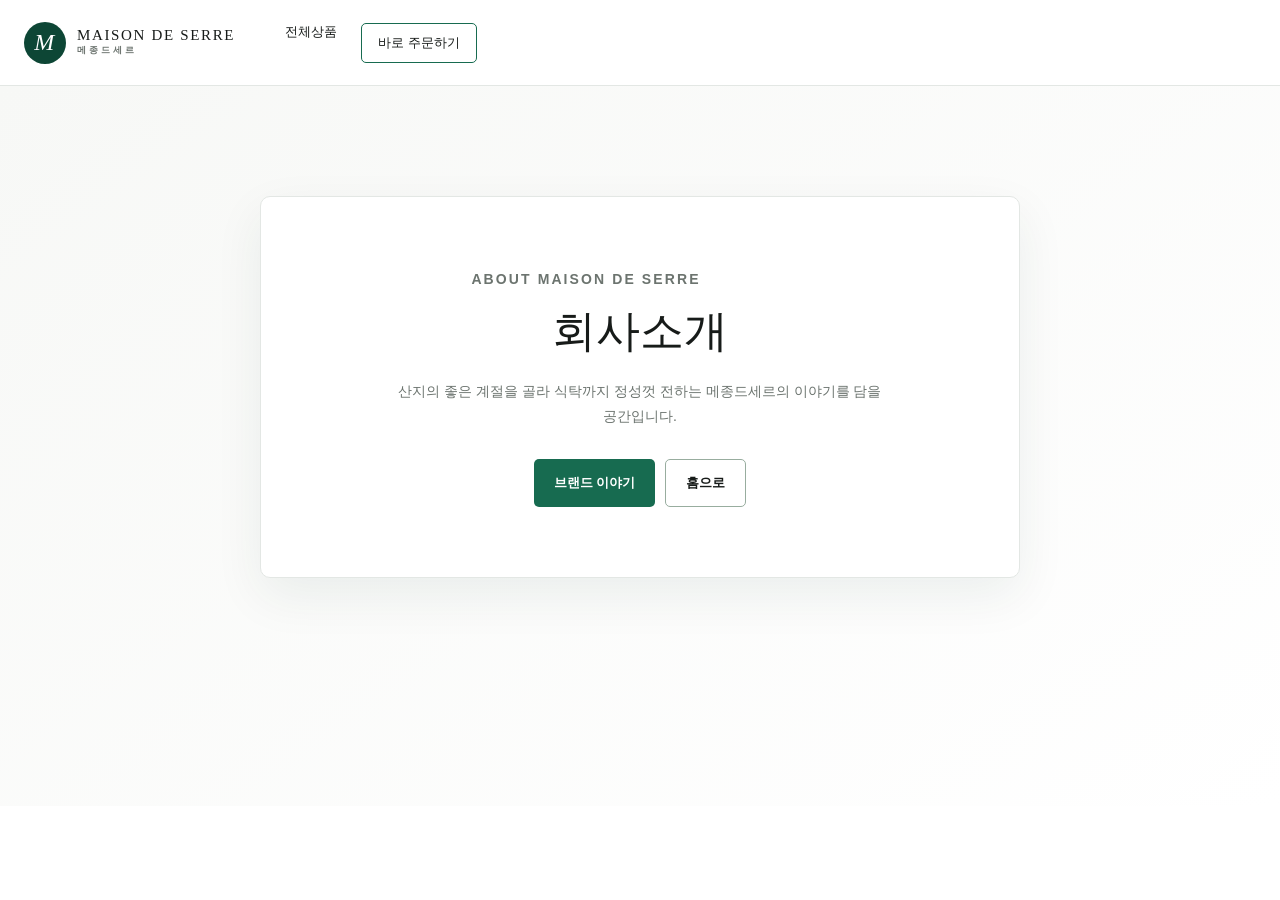
<file: about.html>
<!DOCTYPE html><html lang="ko"><head><meta charset="UTF-8"><meta name="viewport" content="width=device-width,initial-scale=1"><title>회사소개 | 메종드세르</title><meta name="description" content="메종드세르 회사소개 페이지입니다."><link rel="stylesheet" href="./assets/site.css"></head><body><header class="header"><a class="brand" href="index.html"><span class="brand-mark">M</span><span>MAISON DE SERRE<small>메종드세르</small></span></a><nav><a href="index.html#all-products">전체상품</a><a class="nav-cta" href="order.html">바로 주문하기</a></nav></header><main class="placeholder-main"><section class="placeholder-card"><p class="eyebrow">ABOUT MAISON DE SERRE</p><h1>회사소개</h1><p>산지의 좋은 계절을 골라 식탁까지 정성껏 전하는 메종드세르의 이야기를 담을 공간입니다.</p><div class="placeholder-actions"><a class="button primary" href="index.html#brand-story">브랜드 이야기</a><a class="button ghost" href="index.html">홈으로</a></div></section></main></body></html>
</file>
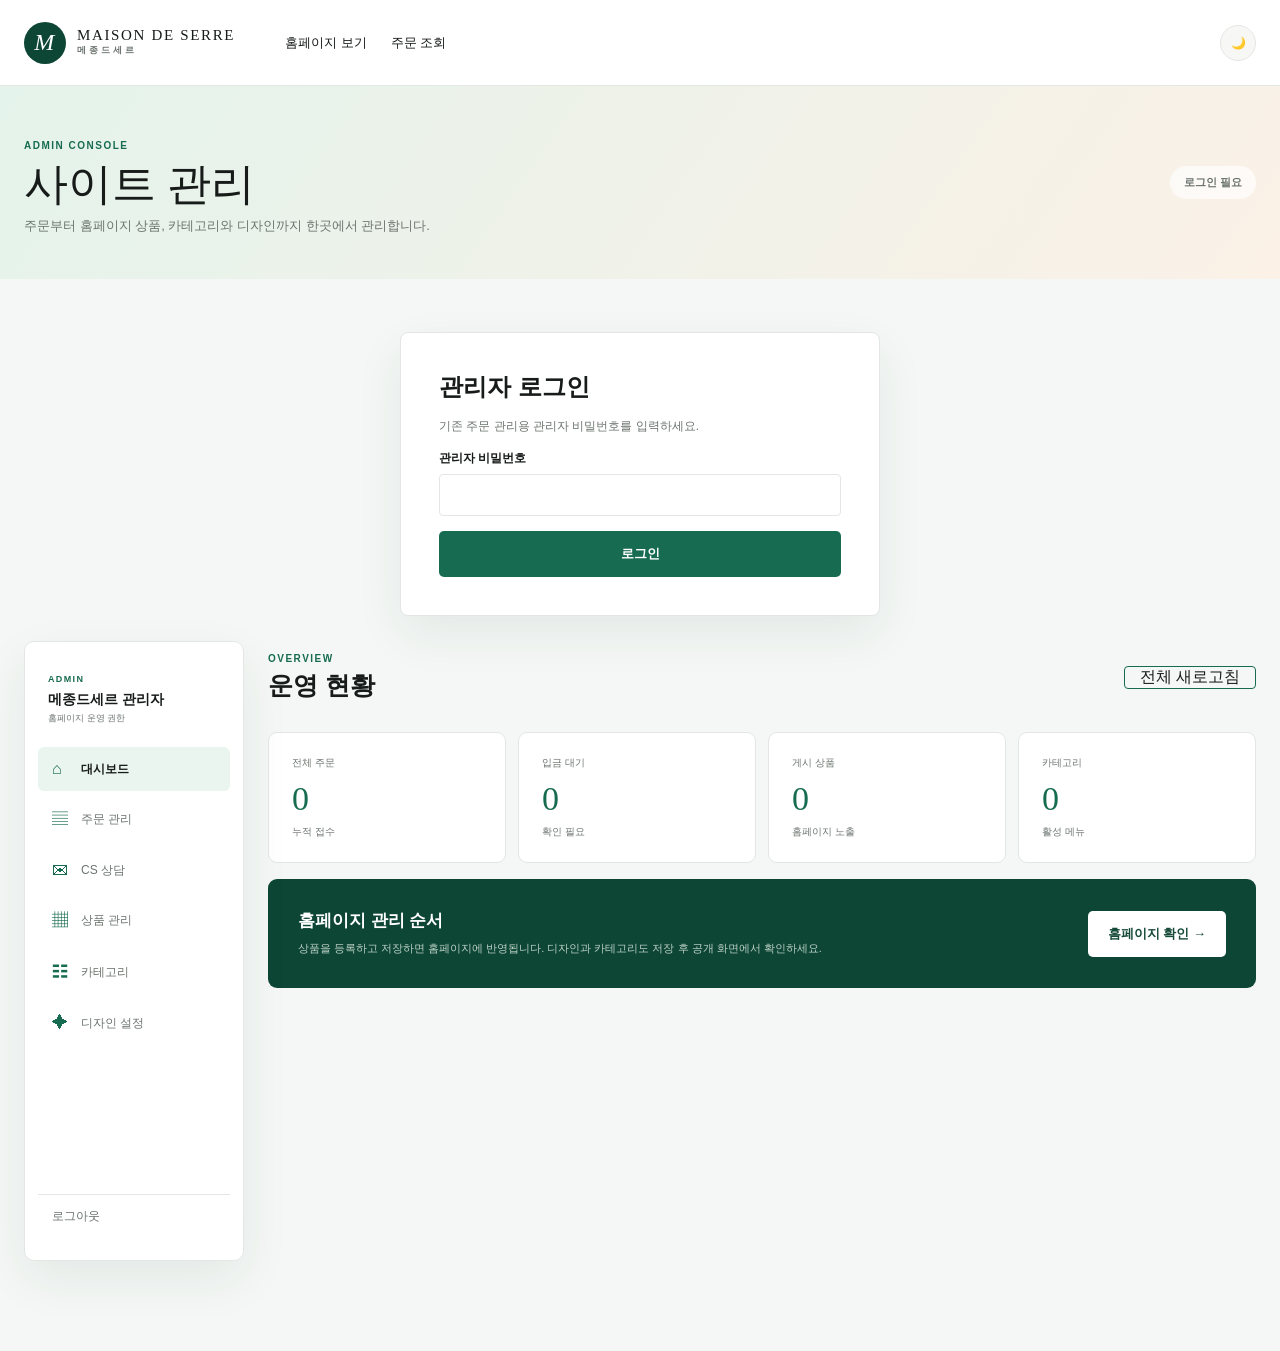
<file: admin.html>
<!DOCTYPE html>
<html lang="ko">
<head>
  <meta charset="UTF-8"><meta name="viewport" content="width=device-width,initial-scale=1"><meta name="robots" content="noindex,nofollow">
  <title>사이트 관리 | 메종드세르</title><link rel="stylesheet" href="./assets/site.css">
</head>
<body class="admin-page">
  <header class="header"><a class="brand" href="index.html#top"><span class="brand-mark">M</span><span>MAISON DE SERRE<small>메종드세르</small></span></a><nav><a href="index.html" target="_blank">홈페이지 보기</a><a href="order-status.html">주문 조회</a></nav><div class="header-actions"><button class="theme-toggle" id="themeToggle" type="button" aria-label="다크 모드로 전환">🌙</button></div></header>
  <main><section class="admin-hero"><div><p class="eyebrow">ADMIN CONSOLE</p><h1>사이트 관리</h1><p>주문부터 홈페이지 상품, 카테고리와 디자인까지 한곳에서 관리합니다.</p></div><span class="admin-connection" id="connectionBadge">로그인 필요</span></section>
    <section class="admin-shell">
      <form class="status-lookup admin-login" id="loginForm"><h2>관리자 로그인</h2><p>기존 주문 관리용 관리자 비밀번호를 입력하세요.</p><label>관리자 비밀번호<input type="password" id="adminKeyInput" autocomplete="current-password" required></label><button class="button primary" type="submit">로그인</button><p class="order-note error" id="loginNote" role="status" hidden></p></form>
      <div id="adminPanel" hidden>
        <aside class="admin-sidebar"><div class="admin-user"><span>ADMIN</span><strong>메종드세르 관리자</strong><small>홈페이지 운영 권한</small></div><nav class="admin-tabs" aria-label="관리 메뉴"><button class="active" type="button" data-tab="dashboard"><span>⌂</span>대시보드</button><button type="button" data-tab="orders"><span>▤</span>주문 관리</button><button type="button" data-tab="cs"><span>✉</span>CS 상담</button><button type="button" data-tab="products"><span>▦</span>상품 관리</button><button type="button" data-tab="categories"><span>☷</span>카테고리</button><button type="button" data-tab="design"><span>✦</span>디자인 설정</button></nav><button class="admin-logout" id="logoutBtn" type="button">로그아웃</button></aside>
        <div class="admin-workspace">
          <section class="admin-pane active" data-pane="dashboard"><div class="admin-pane-head"><div><p class="eyebrow">OVERVIEW</p><h2>운영 현황</h2></div><button class="order-address-btn" id="refreshAllBtn" type="button">전체 새로고침</button></div><div class="admin-stats"><article><small>전체 주문</small><strong id="statOrders">0</strong><span>누적 접수</span></article><article><small>입금 대기</small><strong id="statPending">0</strong><span>확인 필요</span></article><article><small>게시 상품</small><strong id="statProducts">0</strong><span>홈페이지 노출</span></article><article><small>카테고리</small><strong id="statCategories">0</strong><span>활성 메뉴</span></article></div><div class="admin-guide-card"><div><h3>홈페이지 관리 순서</h3><p>상품을 등록하고 저장하면 홈페이지에 반영됩니다. 디자인과 카테고리도 저장 후 공개 화면에서 확인하세요.</p></div><a class="button primary" href="index.html" target="_blank">홈페이지 확인 →</a></div></section>
          <section class="admin-pane" data-pane="orders"><div class="admin-pane-head"><div><p class="eyebrow">ORDERS</p><h2>주문 관리</h2><span>입금 상태 변경은 고객 조회 화면에 바로 반영됩니다.</span></div><button class="order-address-btn" id="refreshOrdersBtn" type="button">새로고침</button></div><div class="admin-table-wrap"><table class="admin-table"><thead><tr><th>접수일시</th><th>이름</th><th>전화번호</th><th>주소</th><th>상품</th><th>개수</th><th>금액</th><th>수정요청</th><th>상태</th></tr></thead><tbody id="adminTableBody"></tbody></table></div><p class="status-empty" id="adminEmpty" hidden>주문 내역이 없습니다.</p></section>
          <section class="admin-pane" data-pane="cs"><div class="admin-pane-head"><div><p class="eyebrow">CUSTOMER SERVICE</p><h2>CS 답변 초안</h2><span>쿠팡 문의를 붙여넣거나 캡처를 넣으면 상담 지침대로 답변 초안을 만듭니다. 등록·환불은 직접 처리하세요.</span></div><span class="cs-status" id="csStatus">지침 확인 중…</span></div>
            <div class="cs-grid">
              <form class="admin-card cs-input" id="csForm">
                <h3 class="cs-title">문의 입력</h3>
                <div class="cs-drop" id="csDrop" tabindex="0"><strong>캡처 붙여넣기 (Ctrl+V)</strong><span>또는 이미지를 끌어다 놓거나 <label class="cs-file">파일 선택<input type="file" id="csFile" accept="image/*" multiple></label></span><div class="cs-thumbs" id="csThumbs"></div></div>
                <label>상품명<input type="text" id="csProduct" placeholder="예: 샤인머스캣 2kg (농가살리기)"></label>
                <label>고객 문의 내용<textarea id="csInquiry" rows="5" placeholder="캡처만 넣었다면 비워도 됩니다."></textarea></label>
                <label>이전 판매자 답변 / 대화 이력<textarea id="csHistory" rows="3" placeholder="같은 주문으로 이전에 주고받은 내용. 없으면 비워두세요."></textarea></label>
                <div class="cs-row"><label>문의 차수<select id="csStage"><option value="">캡처·내용으로 판단</option><option value="첫 문의">첫 문의</option><option value="같은 주문 재문의">같은 주문 재문의</option><option value="30% 제안을 거부함">30% 제안 거부</option><option value="20% 제안을 거부함">20% 제안 거부</option></select></label><label>고객 사진<select id="csPhotos"><option value="">캡처·내용으로 판단</option><option value="사진 없음">사진 없음</option><option value="사진 3종 모두 받음">3종 모두 받음</option><option value="사진 일부만 받음">일부만 받음</option></select></label></div>
                <label>대표님 지시 / 메모<textarea id="csMemo" rows="2" placeholder="예: 이 건은 40% 부분환불로 처리, 농가살리기 상품 맞음"></textarea></label>
                <div class="cs-actions"><button class="cs-btn" type="button" id="csReset">새 문의</button><button class="button primary" type="submit" id="csSubmit">답변 초안 만들기</button></div>
              </form>
              <section class="admin-card cs-output" aria-live="polite">
                <h3 class="cs-title">답변 초안</h3>
                <div class="cs-empty" id="csEmpty">문의를 입력하고 <b>답변 초안 만들기</b>를 누르세요. <small>Ctrl+Enter로도 실행됩니다.</small></div>
                <div class="cs-loading" id="csLoading" hidden><span></span>지침을 확인하며 답변을 쓰는 중입니다… (보통 20~60초)</div>
                <div id="csResult" hidden>
                  <div class="cs-meta" id="csMeta"></div>
                  <textarea class="cs-answer" id="csAnswer" rows="16"></textarea>
                  <div class="cs-actions"><span class="cs-count" id="csCount"></span><button class="cs-btn" type="button" id="csCopyAll">전체 복사</button><button class="button primary" type="button" id="csCopy">답변 본문 복사</button></div>
                  <form class="cs-refine" id="csRefine"><input type="text" id="csRefineInput" placeholder="수정 요청 — 예: 좀 더 짧게, 후숙 안내 빼고, 30% 제안으로 바꿔줘"><button class="cs-btn" type="submit">다시 쓰기</button></form>
                </div>
              </section>
            </div>
            <details class="admin-card cs-guide" id="csGuideBox"><summary>상담 지침 <small id="csGuideMeta"></small></summary><p>Claude 프로젝트의 지침(CLAUDE.md)을 그대로 붙여넣으세요. 지침을 고치면 여기서 다시 저장하면 바로 반영됩니다. 스프레드시트 숨김 시트에만 저장되고 홈페이지에는 노출되지 않습니다.</p><textarea id="csGuide" rows="18" spellcheck="false"></textarea><div class="cs-actions"><span id="csGuideNote" role="status"></span><button class="button primary" type="button" id="csGuideSave">지침 저장</button></div></details>
          </section>
          <section class="admin-pane" data-pane="products"><div class="admin-pane-head"><div><p class="eyebrow">PRODUCTS</p><h2>홈페이지 상품 관리</h2><span>노출 위치, 가격, 구매 링크와 이미지를 직접 관리합니다.</span></div><button class="button primary" id="addProductBtn" type="button">＋ 상품 추가</button></div><div class="admin-filter-row"><input id="productSearch" type="search" placeholder="상품명 검색"><select id="productGroupFilter" aria-label="노출 위치"><option value="">전체 위치</option><option value="new">새로 들어왔어요</option><option value="best">베스트 상품</option></select></div><div class="admin-product-list" id="productList"></div><div class="admin-savebar"><span id="productSaveNote" role="status"></span><button class="button primary" id="saveProductsBtn" type="button">상품 변경 저장</button></div></section>
          <section class="admin-pane" data-pane="categories"><div class="admin-pane-head"><div><p class="eyebrow">CATEGORIES</p><h2>카테고리 관리</h2><span>홈페이지 필터에 표시할 이름과 순서를 설정합니다.</span></div><button class="button primary" id="addCategoryBtn" type="button">＋ 카테고리 추가</button></div><div class="admin-category-list" id="categoryList"></div><div class="admin-savebar"><span id="categorySaveNote" role="status"></span><button class="button primary" id="saveCategoriesBtn" type="button">카테고리 저장</button></div></section>
          <section class="admin-pane" data-pane="design"><div class="admin-pane-head"><div><p class="eyebrow">DESIGN</p><h2>홈페이지 디자인 설정</h2><span>브랜드 색상, 상단 안내와 메인 배너를 관리합니다.</span></div><a class="order-address-btn" href="index.html" target="_blank">새 창에서 미리보기</a></div><div class="admin-design-grid"><fieldset class="admin-card"><legend>브랜드 스타일</legend><label>대표 색상<div class="admin-color-input"><input type="color" id="primaryColor"><input type="text" id="primaryColorText" maxlength="7"></div></label><label>배너 전환 시간<select id="carouselInterval"><option value="3000">3초</option><option value="5000">5초</option><option value="7000">7초</option><option value="10000">10초</option></select></label></fieldset><fieldset class="admin-card"><legend>상단 안내</legend><label>안내 문구<input type="text" id="noticeText" maxlength="60"></label><label class="admin-check"><input type="checkbox" id="showPriceTicker"> 실시간 가격 띠 표시</label></fieldset><fieldset class="admin-card admin-card-wide"><legend>메인 배너</legend><div class="admin-banner-settings" id="bannerSettings"></div></fieldset></div><div class="admin-savebar"><span id="designSaveNote" role="status"></span><button class="button primary" id="saveDesignBtn" type="button">디자인 설정 저장</button></div></section>
        </div>
      </div>
    </section>
  </main><div class="admin-toast" id="adminToast" role="status" hidden></div><script src="./assets/admin.js"></script><script src="./assets/admin-cs.js"></script>
</body></html>
</file>
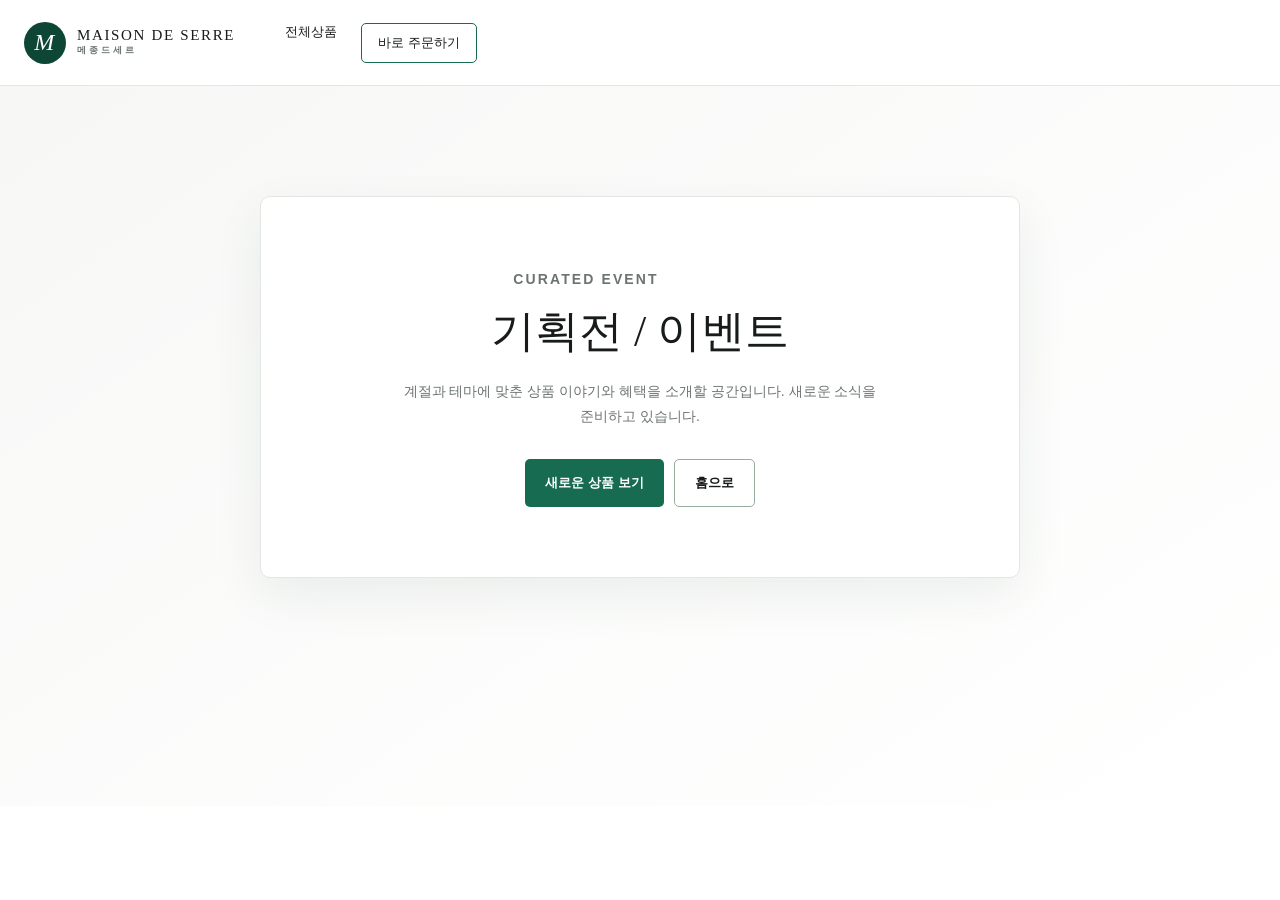
<file: events.html>
<!DOCTYPE html><html lang="ko"><head><meta charset="UTF-8"><meta name="viewport" content="width=device-width,initial-scale=1"><title>기획전·이벤트 | 메종드세르</title><meta name="description" content="메종드세르 기획전과 이벤트 페이지입니다."><link rel="stylesheet" href="./assets/site.css"></head><body><header class="header"><a class="brand" href="index.html"><span class="brand-mark">M</span><span>MAISON DE SERRE<small>메종드세르</small></span></a><nav><a href="index.html#all-products">전체상품</a><a class="nav-cta" href="order.html">바로 주문하기</a></nav></header><main class="placeholder-main"><section class="placeholder-card"><p class="eyebrow">CURATED EVENT</p><h1>기획전 / 이벤트</h1><p>계절과 테마에 맞춘 상품 이야기와 혜택을 소개할 공간입니다. 새로운 소식을 준비하고 있습니다.</p><div class="placeholder-actions"><a class="button primary" href="index.html#new-products">새로운 상품 보기</a><a class="button ghost" href="index.html">홈으로</a></div></section></main></body></html>
</file>
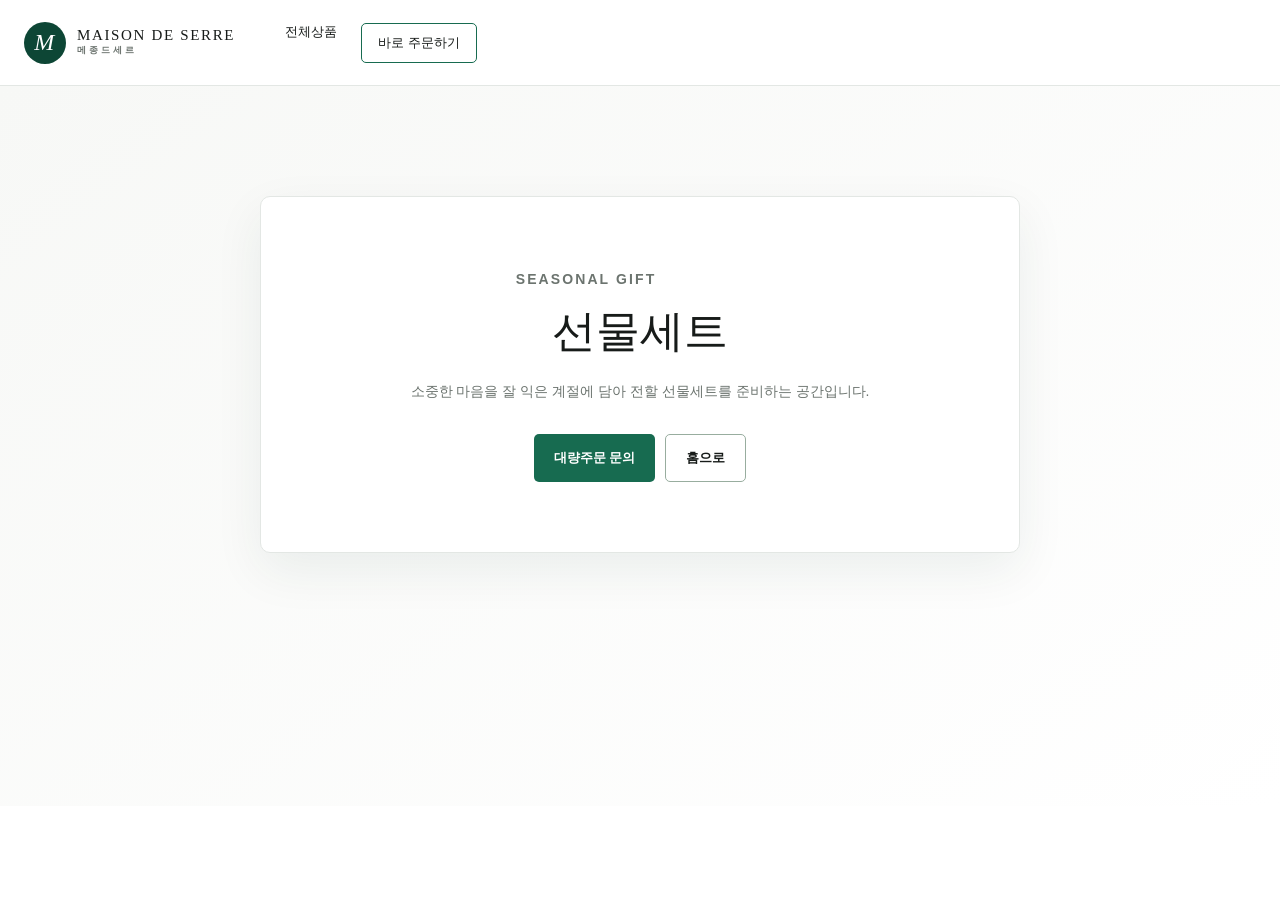
<file: gift.html>
<!DOCTYPE html><html lang="ko"><head><meta charset="UTF-8"><meta name="viewport" content="width=device-width,initial-scale=1"><title>선물세트 | 메종드세르</title><meta name="description" content="메종드세르 제철 선물세트 페이지입니다."><link rel="stylesheet" href="./assets/site.css"></head><body><header class="header"><a class="brand" href="index.html"><span class="brand-mark">M</span><span>MAISON DE SERRE<small>메종드세르</small></span></a><nav><a href="index.html#all-products">전체상품</a><a class="nav-cta" href="order.html">바로 주문하기</a></nav></header><main class="placeholder-main"><section class="placeholder-card"><p class="eyebrow">SEASONAL GIFT</p><h1>선물세트</h1><p>소중한 마음을 잘 익은 계절에 담아 전할 선물세트를 준비하는 공간입니다.</p><div class="placeholder-actions"><a class="button primary" href="index.html#contact">대량주문 문의</a><a class="button ghost" href="index.html">홈으로</a></div></section></main></body></html>
</file>
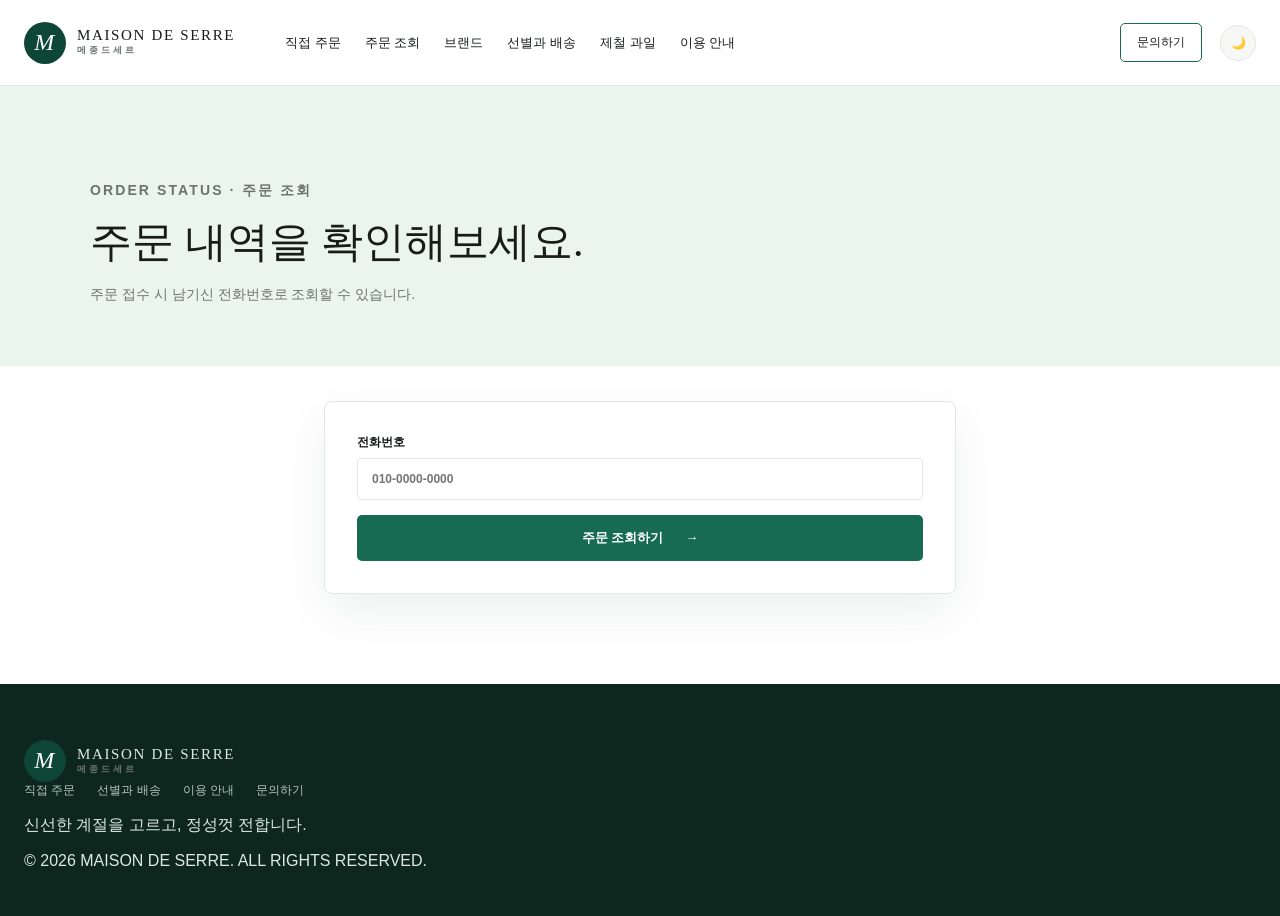
<file: order-status.html>
<!DOCTYPE html>
<html lang="ko">
<head>
  <meta charset="UTF-8">
  <meta name="viewport" content="width=device-width, initial-scale=1.0">
  <title>주문 조회 | 메종드세르</title>
  <meta name="description" content="접수하신 주문 내역을 전화번호로 조회하고, 수정 요청을 남길 수 있는 페이지입니다.">
  <link rel="icon" href="data:image/svg+xml,%3Csvg xmlns='http://www.w3.org/2000/svg' viewBox='0 0 100 100'%3E%3Ctext y='.9em' font-size='90'%3E%F0%9F%8D%91%3C/text%3E%3C/svg%3E">
  <link rel="preconnect" href="https://fonts.googleapis.com">
  <link rel="preconnect" href="https://fonts.gstatic.com" crossorigin>
  <link href="https://fonts.googleapis.com/css2?family=Gaegu:wght@700&display=swap" rel="stylesheet">
  <script>
    (function(){
      if(!window.matchMedia('(max-width: 900px)').matches)return;
      if('scrollRestoration' in history)history.scrollRestoration='manual';
      document.documentElement.style.scrollBehavior='auto';
      function startAtTop(){window.scrollTo(0,0);}
      startAtTop();
      window.addEventListener('pageshow',function(){
        startAtTop();
        requestAnimationFrame(function(){requestAnimationFrame(startAtTop);});
        setTimeout(function(){
          startAtTop();
          document.documentElement.style.removeProperty('scroll-behavior');
        },120);
      },{once:true});
    })();
  </script>
  <link rel="stylesheet" href="./assets/site.css">
</head>
<body>
  <header class="header"><a class="brand" href="index.html#top"><span class="brand-mark">M</span><span>MAISON DE SERRE<small>메종드세르</small></span></a><nav><a href="order.html">직접 주문</a><a href="order-status.html">주문 조회</a><a href="index.html#story">브랜드</a><a href="index.html#process">선별과 배송</a><a href="index.html#season-new">제철 과일</a><a href="index.html#faq">이용 안내</a></nav><div class="header-actions"><a class="nav-cta" href="index.html#contact">문의하기</a><button class="theme-toggle" id="themeToggle" type="button" aria-label="다크 모드로 전환">🌙</button></div></header>
  <main>
    <section class="status-hero"><p class="eyebrow">ORDER STATUS · 주문 조회</p><h1 id="statusTitle">주문 내역을 확인해보세요.</h1><p id="statusDesc">주문 접수 시 남기신 전화번호로 조회할 수 있습니다.</p></section>
    <section class="status-section">
      <form class="status-lookup" id="phoneForm" hidden>
        <label>전화번호<input type="tel" id="lookupPhone" autocomplete="tel" placeholder="010-0000-0000" required></label>
        <button class="button primary" type="submit">주문 조회하기 <span>→</span></button>
        <p class="order-note error" id="lookupNote" role="status" hidden></p>
      </form>
      <div id="orderList"></div>
    </section>
  </main>
  <footer><div class="brand footer-brand"><span class="brand-mark">M</span><span>MAISON DE SERRE<small>메종드세르</small></span></div><div class="footer-links"><a href="order.html">직접 주문</a><a href="index.html#process">선별과 배송</a><a href="index.html#faq">이용 안내</a><a href="index.html#contact">문의하기</a></div><p>신선한 계절을 고르고, 정성껏 전합니다.</p><p class="copyright">© 2026 MAISON DE SERRE. ALL RIGHTS RESERVED.</p></footer>
  <script>
    (function(){
      var root=document.documentElement;
      var btn=document.getElementById('themeToggle');
      function apply(t){
        root.setAttribute('data-theme',t);
        btn.textContent=t==='dark'?'☀️':'🌙';
        btn.setAttribute('aria-label',t==='dark'?'라이트 모드로 전환':'다크 모드로 전환');
      }
      var stored=localStorage.getItem('theme');
      apply(stored||(window.matchMedia('(prefers-color-scheme: dark)').matches?'dark':'light'));
      btn.addEventListener('click',function(){
        var next=root.getAttribute('data-theme')==='dark'?'light':'dark';
        apply(next);
        localStorage.setItem('theme',next);
      });
    })();
  </script>
  <script>
    (function(){
      // Same Apps Script Web App URL used in order.html.
      var ORDER_ENDPOINT = 'https://script.google.com/macros/s/AKfycbw3GxiK6mw8ClBBweyKeqZsYfm7SttKzeIUCmV22exVeSqWo-wij96Mv7oxLW0koYdm/exec';

      var titleEl=document.getElementById('statusTitle');
      var descEl=document.getElementById('statusDesc');
      var phoneForm=document.getElementById('phoneForm');
      var lookupPhone=document.getElementById('lookupPhone');
      var lookupNote=document.getElementById('lookupNote');
      var orderList=document.getElementById('orderList');

      function won(n){return '₩'+Number(n||0).toLocaleString('ko-KR');}

      function showEmpty(){
        orderList.innerHTML='';
        var p=document.createElement('p');
        p.className='status-empty';
        p.textContent='조회된 주문 내역이 없습니다.';
        orderList.appendChild(p);
      }

      function buildStatusBox(order){
        var status=order.status||'입금대기';
        var box=document.createElement('div');

        if(status==='입금확인'){
          box.className='order-deposit order-deposit-confirmed';
          appendLines(box,[
            ['p','order-deposit-label','입금 확인 완료'],
            ['p','order-deposit-note','입금이 확인되었습니다. 접수하신 내용 그대로 주문이 이행됩니다.']
          ]);
          return box;
        }

        if(status==='취소'){
          box.className='order-deposit order-deposit-cancelled';
          appendLines(box,[
            ['p','order-deposit-label','주문 취소'],
            ['p','order-deposit-note','이 주문은 취소되었습니다. 문의사항은 메종드세르로 연락해주세요.']
          ]);
          return box;
        }

        box.className='order-deposit';
        var label=document.createElement('p');
        label.className='order-deposit-label';
        label.textContent='입금 계좌 안내';
        var account=document.createElement('p');
        account.className='order-deposit-account';
        account.textContent='카카오뱅크 3333366418629 (예금주: 메종드세르)';
        var amountRow=document.createElement('div');
        amountRow.className='order-deposit-amount';
        var amountLabel=document.createElement('span');
        amountLabel.textContent='입금하실 금액';
        var amountValue=document.createElement('strong');
        amountValue.textContent=won(order.totalPrice);
        amountRow.appendChild(amountLabel);
        amountRow.appendChild(amountValue);
        var note=document.createElement('p');
        note.className='order-deposit-note';
        note.textContent='입금 확인 후, 접수하신 내용 그대로 주문이 이행됩니다.';
        box.appendChild(label);
        box.appendChild(account);
        box.appendChild(amountRow);
        box.appendChild(note);
        return box;
      }

      function appendLines(parent,lines){
        lines.forEach(function(l){
          var el=document.createElement(l[0]);
          el.className=l[1];
          el.textContent=l[2];
          parent.appendChild(el);
        });
      }

      function buildCard(order){
        var card=document.createElement('article');
        card.className='status-card';

        var dl=document.createElement('dl');
        [
          ['접수일시',order.timestamp],
          ['상품',order.product],
          ['개수',order.quantity+'개'],
          ['이름',order.name],
          ['전화번호',order.phone],
          ['주소',order.address],
          ['주문 금액',won(order.totalPrice)]
        ].forEach(function(f){
          var dt=document.createElement('dt');dt.textContent=f[0];
          var dd=document.createElement('dd');dd.textContent=f[1];
          dl.appendChild(dt);dl.appendChild(dd);
        });
        card.appendChild(dl);

        card.appendChild(buildStatusBox(order));

        var noteWrap=document.createElement('div');
        noteWrap.className='status-note';
        var label=document.createElement('label');
        label.textContent='수정사항이 있으시면 남겨주세요';
        var textarea=document.createElement('textarea');
        textarea.placeholder='예) 주소를 OO로 변경해주세요';
        var noteBtn=document.createElement('button');
        noteBtn.className='button primary';
        noteBtn.type='button';
        noteBtn.textContent='수정 요청 보내기';
        var msg=document.createElement('p');
        msg.className='order-note';
        msg.hidden=true;

        noteBtn.addEventListener('click',function(){
          var text=textarea.value.trim();
          if(!text)return;
          if(!order.orderId){
            msg.hidden=false;
            msg.className='order-note error';
            msg.textContent='이 주문은 수정 요청을 보낼 수 없습니다.';
            return;
          }
          noteBtn.disabled=true;
          fetch(ORDER_ENDPOINT,{
            method:'POST',
            headers:{'Content-Type':'text/plain;charset=utf-8'},
            body:JSON.stringify({action:'note',orderId:order.orderId,note:text})
          })
            .then(function(res){return res.json().catch(function(){return {ok:res.ok};});})
            .then(function(result){
              msg.hidden=false;
              if(result&&result.ok!==false){
                msg.className='order-note';
                msg.textContent='수정 요청이 접수되었습니다.';
                textarea.value='';
              }else{
                msg.className='order-note error';
                msg.textContent='요청 전송에 실패했습니다. 잠시 후 다시 시도해주세요.';
              }
            })
            .catch(function(){
              msg.hidden=false;
              msg.className='order-note error';
              msg.textContent='요청 전송에 실패했습니다. 잠시 후 다시 시도해주세요.';
            })
            .finally(function(){noteBtn.disabled=false;});
        });

        noteWrap.appendChild(label);
        noteWrap.appendChild(textarea);
        noteWrap.appendChild(noteBtn);
        noteWrap.appendChild(msg);
        card.appendChild(noteWrap);

        return card;
      }

      function renderOrders(orders){
        orderList.innerHTML='';
        if(!orders||!orders.length){showEmpty();return;}
        orders.forEach(function(order){orderList.appendChild(buildCard(order));});
      }

      if(!ORDER_ENDPOINT||ORDER_ENDPOINT.indexOf('REPLACE_WITH')===0){
        titleEl.textContent='주문 조회 연동이 아직 설정되지 않았습니다.';
        descEl.textContent='관리자에게 문의해 주세요.';
        return;
      }

      var orderId=new URLSearchParams(location.search).get('order');

      if(orderId){
        titleEl.textContent='주문이 접수되었습니다.';
        descEl.textContent='아래 내용으로 주문이 접수되었습니다.';
        fetch(ORDER_ENDPOINT+'?orderId='+encodeURIComponent(orderId))
          .then(function(res){return res.json();})
          .then(function(result){
            renderOrders(result&&result.ok&&result.order?[result.order]:[]);
          })
          .catch(showEmpty);
      }else{
        phoneForm.hidden=false;
        phoneForm.addEventListener('submit',function(e){
          e.preventDefault();
          lookupNote.hidden=true;
          var phone=lookupPhone.value.trim();
          if(!phone)return;
          orderList.innerHTML='';
          fetch(ORDER_ENDPOINT+'?phone='+encodeURIComponent(phone))
            .then(function(res){return res.json();})
            .then(function(result){
              if(result&&result.ok){
                renderOrders(result.orders||[]);
              }else{
                lookupNote.hidden=false;
                lookupNote.textContent='조회에 실패했습니다. 잠시 후 다시 시도해주세요.';
              }
            })
            .catch(function(){
              lookupNote.hidden=false;
              lookupNote.textContent='조회에 실패했습니다. 잠시 후 다시 시도해주세요.';
            });
        });
      }
    })();
  </script>
</body>
</html>
</file>
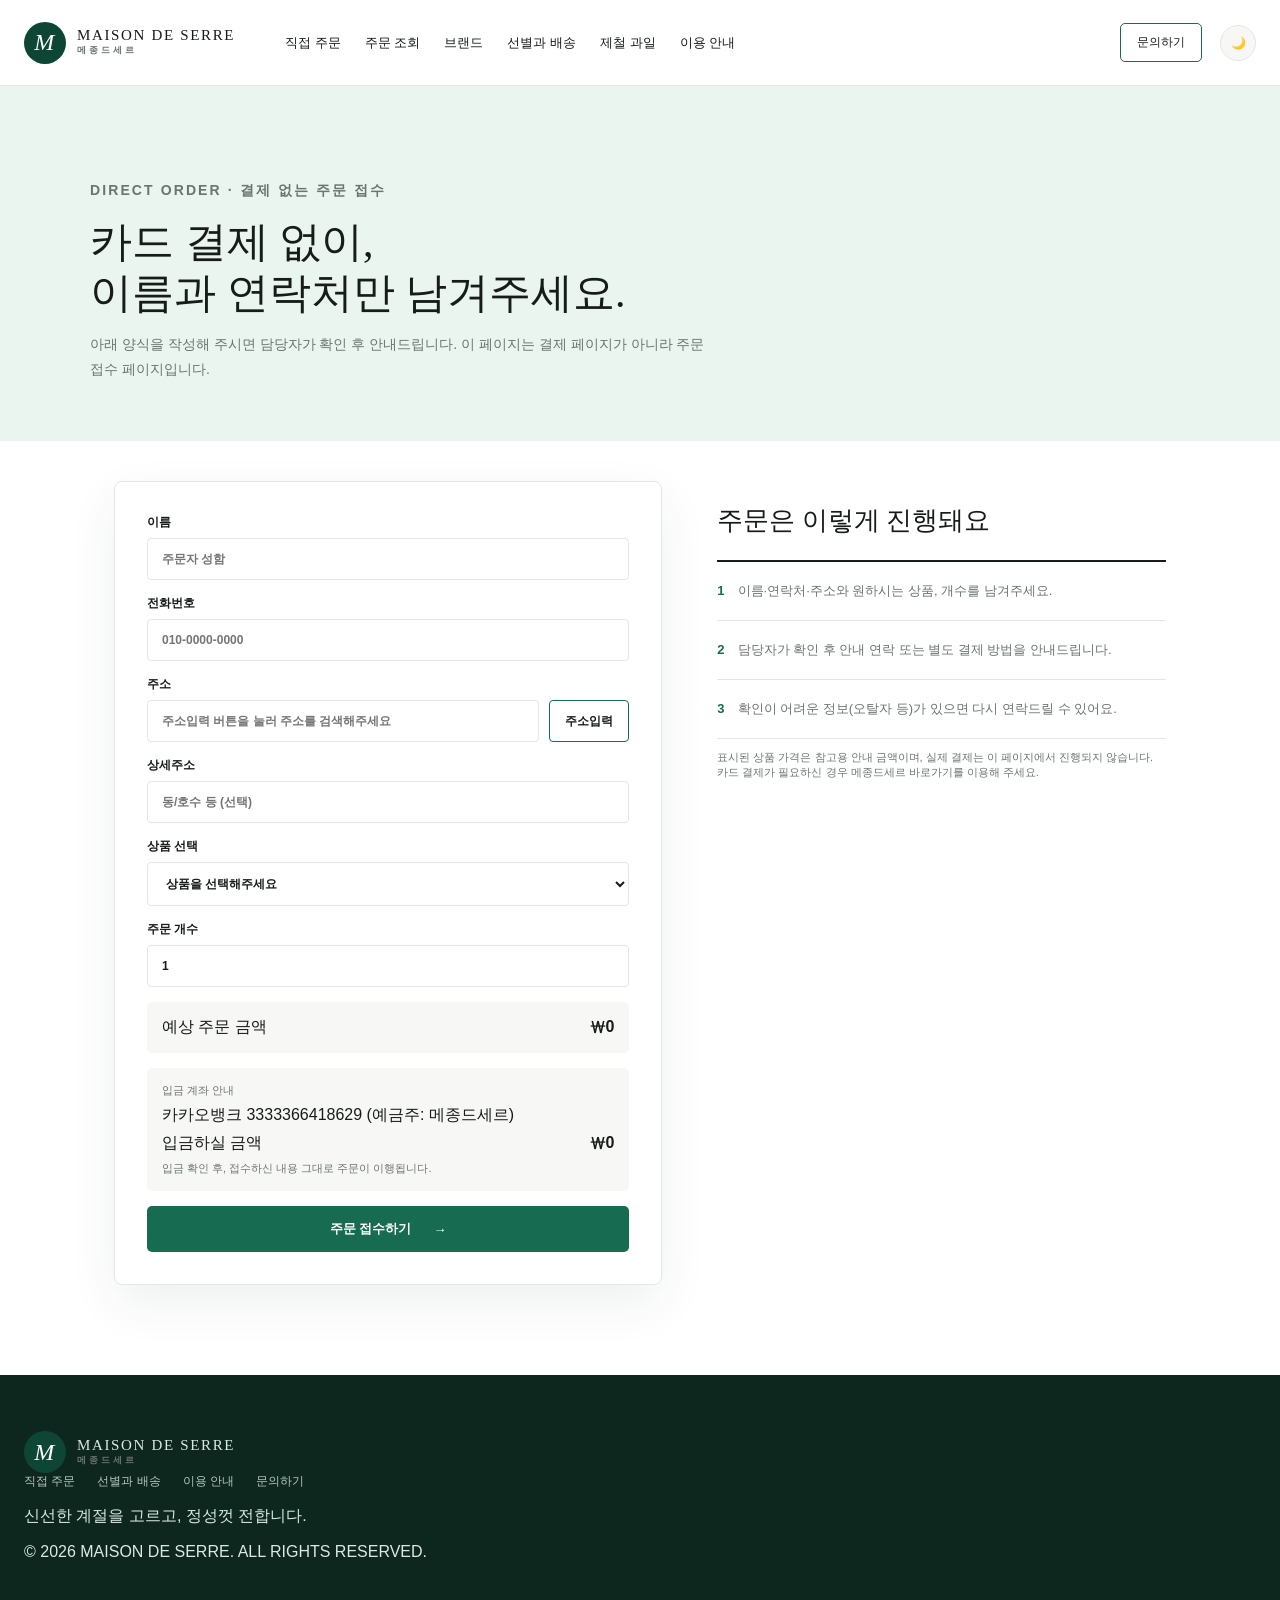
<file: order.html>
<!DOCTYPE html>
<html lang="ko">
<head>
  <meta charset="UTF-8">
  <meta name="viewport" content="width=device-width, initial-scale=1.0">
  <title>직접 주문 | 메종드세르</title>
  <meta name="description" content="결제 없이 이름, 연락처, 주소만 남기면 접수되는 메종드세르 직접 주문 페이지입니다.">
  <link rel="icon" href="data:image/svg+xml,%3Csvg xmlns='http://www.w3.org/2000/svg' viewBox='0 0 100 100'%3E%3Ctext y='.9em' font-size='90'%3E%F0%9F%8D%91%3C/text%3E%3C/svg%3E">
  <link rel="preconnect" href="https://fonts.googleapis.com">
  <link rel="preconnect" href="https://fonts.gstatic.com" crossorigin>
  <link href="https://fonts.googleapis.com/css2?family=Gaegu:wght@700&display=swap" rel="stylesheet">
  <script src="https://t1.daumcdn.net/mapjsapi/bundle/postcode/prod/postcode.v2.js"></script>
  <script>
    (function(){
      if(!window.matchMedia('(max-width: 900px)').matches)return;
      if('scrollRestoration' in history)history.scrollRestoration='manual';
      document.documentElement.style.scrollBehavior='auto';
      function startAtTop(){window.scrollTo(0,0);}
      startAtTop();
      window.addEventListener('pageshow',function(){
        startAtTop();
        requestAnimationFrame(function(){requestAnimationFrame(startAtTop);});
        setTimeout(function(){
          startAtTop();
          document.documentElement.style.removeProperty('scroll-behavior');
        },120);
      },{once:true});
    })();
  </script>
  <link rel="stylesheet" href="./assets/site.css">
</head>
<body>
  <header class="header"><a class="brand" href="index.html#top"><span class="brand-mark">M</span><span>MAISON DE SERRE<small>메종드세르</small></span></a><nav><a href="order.html">직접 주문</a><a href="order-status.html">주문 조회</a><a href="index.html#story">브랜드</a><a href="index.html#process">선별과 배송</a><a href="index.html#season-new">제철 과일</a><a href="index.html#faq">이용 안내</a></nav><div class="header-actions"><a class="nav-cta" href="index.html#contact">문의하기</a><button class="theme-toggle" id="themeToggle" type="button" aria-label="다크 모드로 전환">🌙</button></div></header>
  <main>
    <section class="order-hero"><p class="eyebrow">DIRECT ORDER · 결제 없는 주문 접수</p><h1>카드 결제 없이,<br>이름과 연락처만 남겨주세요.</h1><p>아래 양식을 작성해 주시면 담당자가 확인 후 안내드립니다. 이 페이지는 결제 페이지가 아니라 주문 접수 페이지입니다.</p></section>
    <section class="order-section">
      <form class="order-form" id="orderForm" novalidate>
        <label>이름<input type="text" name="name" id="orderName" autocomplete="name" placeholder="주문자 성함" required></label>
        <label>전화번호<input type="tel" name="phone" id="orderPhone" autocomplete="tel" placeholder="010-0000-0000" required></label>
        <label>주소<div class="order-address-group"><input type="text" name="address" id="orderAddress" autocomplete="street-address" placeholder="주소입력 버튼을 눌러 주소를 검색해주세요" required readonly><button type="button" class="order-address-btn" id="orderAddressBtn">주소입력</button></div></label>
        <label>상세주소<input type="text" name="addressDetail" id="orderAddressDetail" autocomplete="address-line2" placeholder="동/호수 등 (선택)"></label>
        <label>상품 선택<select name="product" id="orderProduct" required><option value="" disabled selected>상품을 불러오는 중…</option></select></label>
        <div class="order-row">
          <label class="qty">주문 개수<input type="number" name="quantity" id="orderQty" min="1" step="1" value="1" required></label>
        </div>
        <div class="order-summary-line"><span>예상 주문 금액</span><strong id="orderTotal">₩0</strong></div>
        <div class="order-deposit">
          <p class="order-deposit-label">입금 계좌 안내</p>
          <p class="order-deposit-account">카카오뱅크 3333366418629 (예금주: 메종드세르)</p>
          <div class="order-deposit-amount"><span>입금하실 금액</span><strong id="orderDepositAmount">₩0</strong></div>
          <p class="order-deposit-note">입금 확인 후, 접수하신 내용 그대로 주문이 이행됩니다.</p>
        </div>
        <button class="button primary" type="submit" id="orderSubmit">주문 접수하기 <span>→</span></button>
        <p class="order-note" id="orderNote" role="status" hidden></p>
      </form>
      <aside class="order-aside">
        <h2>주문은 이렇게 진행돼요</h2>
        <div class="order-guide">
          <div class="order-guide-item"><span>1</span>이름·연락처·주소와 원하시는 상품, 개수를 남겨주세요.</div>
          <div class="order-guide-item"><span>2</span>담당자가 확인 후 안내 연락 또는 별도 결제 방법을 안내드립니다.</div>
          <div class="order-guide-item"><span>3</span>확인이 어려운 정보(오탈자 등)가 있으면 다시 연락드릴 수 있어요.</div>
        </div>
        <p class="order-price-note">표시된 상품 가격은 참고용 안내 금액이며, 실제 결제는 이 페이지에서 진행되지 않습니다. 카드 결제가 필요하신 경우 <a href="index.html#top">메종드세르 바로가기</a>를 이용해 주세요.</p>
      </aside>
    </section>
  </main>
  <footer><div class="brand footer-brand"><span class="brand-mark">M</span><span>MAISON DE SERRE<small>메종드세르</small></span></div><div class="footer-links"><a href="order.html">직접 주문</a><a href="index.html#process">선별과 배송</a><a href="index.html#faq">이용 안내</a><a href="index.html#contact">문의하기</a></div><p>신선한 계절을 고르고, 정성껏 전합니다.</p><p class="copyright">© 2026 MAISON DE SERRE. ALL RIGHTS RESERVED.</p></footer>
  <script>
    (function(){
      var root=document.documentElement;
      var btn=document.getElementById('themeToggle');
      function apply(t){
        root.setAttribute('data-theme',t);
        btn.textContent=t==='dark'?'☀️':'🌙';
        btn.setAttribute('aria-label',t==='dark'?'라이트 모드로 전환':'다크 모드로 전환');
      }
      var stored=localStorage.getItem('theme');
      apply(stored||(window.matchMedia('(prefers-color-scheme: dark)').matches?'dark':'light'));
      btn.addEventListener('click',function(){
        var next=root.getAttribute('data-theme')==='dark'?'light':'dark';
        apply(next);
        localStorage.setItem('theme',next);
      });
    })();
  </script>
  <script>
    (function(){
      // Deploy scripts/order-webapp.gs as a Google Apps Script Web App bound to
      // the order log spreadsheet, then paste the /exec URL here.
      var ORDER_ENDPOINT = 'https://script.google.com/macros/s/AKfycbw3GxiK6mw8ClBBweyKeqZsYfm7SttKzeIUCmV22exVeSqWo-wij96Mv7oxLW0koYdm/exec';

      var CATEGORY_LABELS = {
        '수박':'수박','참외':'참외','바다장어':'바다장어','자두':'자두','감자':'감자',
        '오이':'오이','옥수수':'옥수수','밤호박':'밤호박','완숙':'완숙 토마토',
        '딱딱이':'딱딱이 복숭아','샤인':'샤인머스캣'
      };

      var select=document.getElementById('orderProduct');
      var qtyInput=document.getElementById('orderQty');
      var totalEl=document.getElementById('orderTotal');
      var depositTotalEl=document.getElementById('orderDepositAmount');
      var form=document.getElementById('orderForm');
      var note=document.getElementById('orderNote');
      var submitBtn=document.getElementById('orderSubmit');
      var addressInput=document.getElementById('orderAddress');
      var addressDetailInput=document.getElementById('orderAddressDetail');
      var addressBtn=document.getElementById('orderAddressBtn');

      addressBtn.addEventListener('click',function(){
        if(typeof daum==='undefined'||!daum.Postcode){
          alert('주소 검색 서비스를 불러오지 못했습니다. 잠시 후 다시 시도해주세요.');
          return;
        }
        new daum.Postcode({
          oncomplete:function(data){
            var addr=data.roadAddress||data.jibunAddress;
            var extra='';
            if(data.bname&&/[동|로|가]$/.test(data.bname))extra+=data.bname;
            if(data.buildingName&&data.apartment==='Y')extra+=(extra?', ':'')+data.buildingName;
            if(extra)addr+=' ('+extra+')';
            addressInput.value=addr;
            addressDetailInput.focus();
          }
        }).open();
      });

      function won(n){return '₩'+Number(n||0).toLocaleString('ko-KR');}

      function updateTotal(){
        var opt=select.options[select.selectedIndex];
        var price=opt?Number(opt.getAttribute('data-price'))||0:0;
        var qty=Math.max(1,parseInt(qtyInput.value,10)||1);
        totalEl.textContent=won(price*qty);
        depositTotalEl.textContent=won(price*qty);
      }

      function populateProducts(products){
        var byCategory={};
        products.forEach(function(p){
          (byCategory[p.category]=byCategory[p.category]||[]).push(p);
        });
        select.innerHTML='<option value="" disabled selected>상품을 선택해주세요</option>';
        Object.keys(byCategory).forEach(function(cat){
          var group=document.createElement('optgroup');
          group.label=CATEGORY_LABELS[cat]||cat;
          byCategory[cat].forEach(function(p){
            var option=document.createElement('option');
            option.textContent=p.label+' ('+won(p.price)+')';
            option.value=p.label;
            option.setAttribute('data-price',p.price);
            group.appendChild(option);
          });
          select.appendChild(group);
        });
        updateTotal();
      }

      fetch('./data/order-products.json?t='+Date.now())
        .then(function(res){return res.ok?res.json():Promise.reject();})
        .then(function(data){populateProducts(data.products||[]);})
        .catch(function(){
          select.innerHTML='<option value="" disabled selected>상품 목록을 불러오지 못했습니다</option>';
        });

      select.addEventListener('change',updateTotal);
      qtyInput.addEventListener('input',updateTotal);

      form.addEventListener('submit',function(e){
        e.preventDefault();
        note.hidden=true;

        if(!ORDER_ENDPOINT||ORDER_ENDPOINT.indexOf('REPLACE_WITH')===0){
          note.hidden=false;
          note.className='order-note error';
          note.textContent='주문 접수 연동이 아직 설정되지 않았습니다. 관리자에게 문의해 주세요.';
          return;
        }

        var opt=select.options[select.selectedIndex];
        var price=opt?Number(opt.getAttribute('data-price'))||0:0;
        var qty=Math.max(1,parseInt(qtyInput.value,10)||1);

        var payload={
          name:document.getElementById('orderName').value.trim(),
          phone:document.getElementById('orderPhone').value.trim(),
          address:(addressInput.value.trim()+(addressDetailInput.value.trim()?' '+addressDetailInput.value.trim():'')).trim(),
          product:select.value,
          quantity:qty,
          totalPrice:price*qty
        };

        if(!payload.name||!payload.phone||!payload.address||!payload.product){
          note.hidden=false;
          note.className='order-note error';
          note.textContent='모든 항목을 입력해주세요.';
          return;
        }

        submitBtn.disabled=true;
        fetch(ORDER_ENDPOINT,{
          method:'POST',
          headers:{'Content-Type':'text/plain;charset=utf-8'},
          body:JSON.stringify(payload)
        })
          .then(function(res){return res.json().catch(function(){return {ok:res.ok};});})
          .then(function(result){
            note.hidden=false;
            if(result&&result.ok!==false){
              form.reset();
              updateTotal();
              note.className='order-note';
              note.textContent='주문이 정상적으로 접수되었습니다. 감사합니다.';
              alert('주문이 완료되었습니다.');
              var qs=result.orderId?('?order='+encodeURIComponent(result.orderId)):'';
              window.location.href='order-status.html'+qs;
            }else{
              note.className='order-note error';
              note.textContent='접수에 실패했습니다. 잠시 후 다시 시도해주세요.';
            }
          })
          .catch(function(){
            note.hidden=false;
            note.className='order-note error';
            note.textContent='접수에 실패했습니다. 잠시 후 다시 시도해주세요.';
          })
          .finally(function(){
            submitBtn.disabled=false;
          });
      });
    })();
  </script>
</body>
</html>
</file>
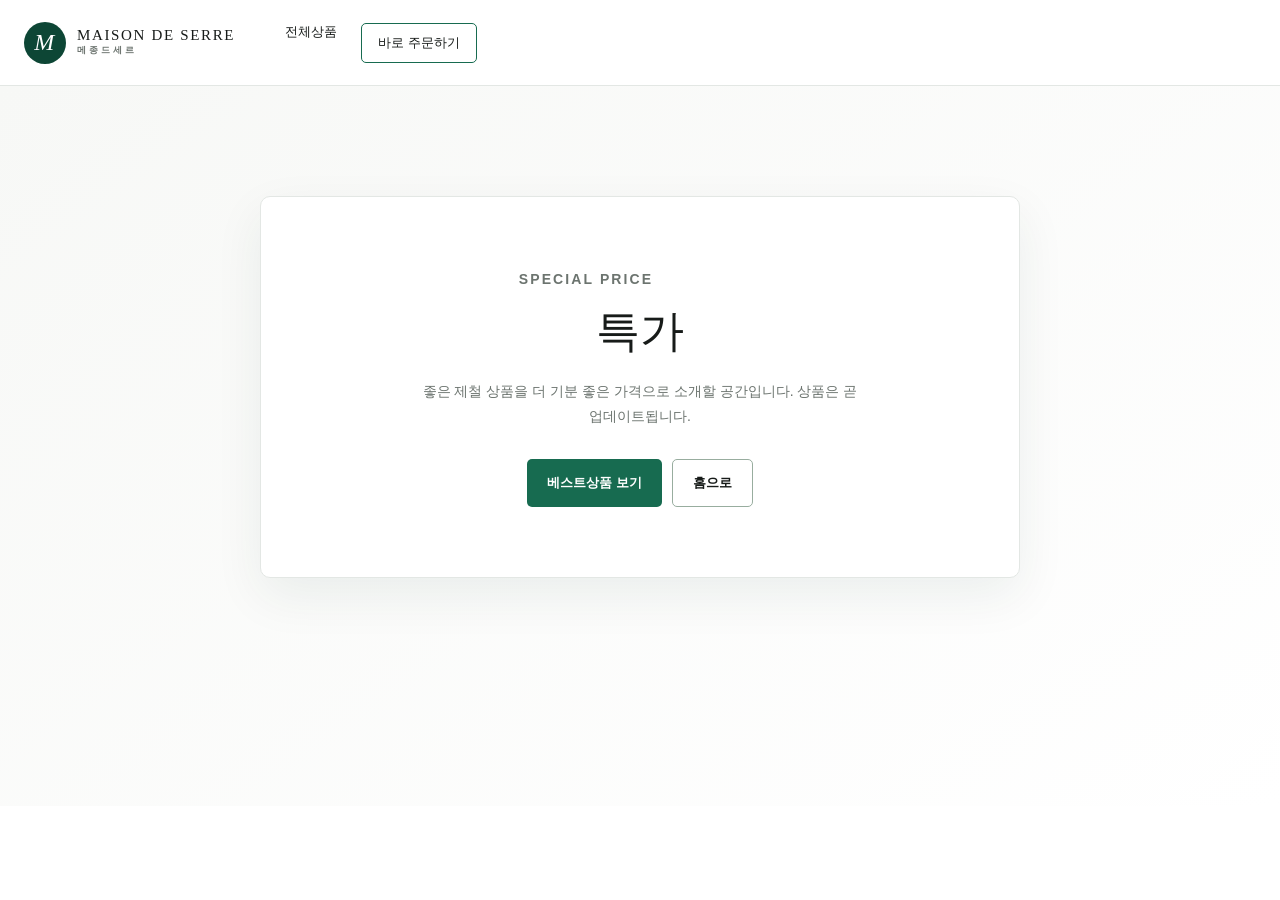
<file: sale.html>
<!DOCTYPE html><html lang="ko"><head><meta charset="UTF-8"><meta name="viewport" content="width=device-width,initial-scale=1"><title>특가 | 메종드세르</title><meta name="description" content="메종드세르 특가 상품 페이지입니다."><link rel="stylesheet" href="./assets/site.css"></head><body><header class="header"><a class="brand" href="index.html"><span class="brand-mark">M</span><span>MAISON DE SERRE<small>메종드세르</small></span></a><nav><a href="index.html#all-products">전체상품</a><a class="nav-cta" href="order.html">바로 주문하기</a></nav></header><main class="placeholder-main"><section class="placeholder-card"><p class="eyebrow">SPECIAL PRICE</p><h1>특가</h1><p>좋은 제철 상품을 더 기분 좋은 가격으로 소개할 공간입니다. 상품은 곧 업데이트됩니다.</p><div class="placeholder-actions"><a class="button primary" href="index.html#best-products">베스트상품 보기</a><a class="button ghost" href="index.html">홈으로</a></div></section></main></body></html>
</file>
<file: assets/site.css>
:root{--blue:#176b50;--blue-dark:#0d4635;--mint:#eaf5ef;--mint-2:#dceee5;--paper:#fff;--soft:#f7f8f6;--ink:#171b19;--muted:#6c746f;--line:#e3e7e4;--orange:#f28b57;--shadow:0 18px 50px #123c2612;color-scheme:light}
[data-theme=dark]{--blue:#55b38e;--blue-dark:#173c30;--mint:#19352b;--mint-2:#214538;--paper:#101b17;--soft:#17241f;--ink:#edf5f1;--muted:#a9b9b1;--line:#2b4037;--shadow:0 18px 50px #0006;color-scheme:dark}
*{box-sizing:border-box}html{scroll-behavior:smooth}body{margin:0;background:var(--paper);color:var(--ink);font-family:"Noto Sans KR",sans-serif;word-break:keep-all}a{color:inherit;text-decoration:none}button,input,textarea,select{font:inherit}.sr-only{position:absolute;width:1px;height:1px;overflow:hidden;clip:rect(0,0,0,0)}.notice-bar{height:38px;padding:0 max(24px,calc((100vw - 1240px)/2));display:flex;align-items:center;gap:18px;background:var(--blue-dark);color:#fff;font-size:12px}.notice-bar strong{font-size:10px;letter-spacing:.16em;color:#b9ead6}.notice-bar a{margin-left:auto}.header{height:86px;display:flex;align-items:center;gap:50px;padding:0 max(24px,calc((100vw - 1240px)/2));background:var(--paper);border-bottom:1px solid var(--line);position:relative;z-index:20}.brand{display:flex;align-items:center;gap:11px;flex:none;font:15px "DM Serif Display",Georgia,serif;letter-spacing:.11em}.brand small{display:block;font:600 9px/1.5 "Noto Sans KR";letter-spacing:.32em;color:var(--muted)}.brand-mark{width:42px;height:42px;border-radius:50%;display:grid;place-items:center;background:var(--blue-dark);color:#fff;font:italic 24px Georgia}.site-search{height:48px;max-width:520px;flex:1;display:flex;border:2px solid var(--blue);border-radius:6px;overflow:hidden;background:var(--paper)}.site-search input{min-width:0;flex:1;border:0;background:transparent;color:var(--ink);padding:0 18px;font-size:14px;outline:0}.site-search button{width:52px;border:0;background:transparent;color:var(--blue);font-size:30px;cursor:pointer}.header-actions{margin-left:auto;display:flex;align-items:center;gap:18px;font-size:12px;white-space:nowrap}.order-cta{padding:11px 18px;border-radius:5px;background:var(--blue);color:#fff;font-weight:700}.theme-toggle{width:36px;height:36px;border:1px solid var(--line);border-radius:50%;background:var(--soft);color:var(--ink);cursor:pointer}.category-nav{height:52px;border-bottom:1px solid var(--line);background:var(--paper);position:sticky;top:0;z-index:15}.nav-inner{height:100%;max-width:1240px;margin:auto;display:flex;align-items:center;gap:34px;font-size:13px;font-weight:600}.nav-inner a:hover{color:var(--blue)}.category-all{height:100%;min-width:174px;display:flex;align-items:center;gap:11px;padding:0 19px;background:var(--blue);color:#fff!important}.market-hero{max-width:1240px;min-height:500px;margin:26px auto 0;display:grid;grid-template-columns:1fr 1.15fr;background:linear-gradient(120deg,#e4f3eb,#f8ede2);border-radius:9px;overflow:hidden}.hero-copy{align-self:center;padding:58px 25px 58px 68px;position:relative;z-index:2}.hero-kicker,.section-head p,.wide-promo p,.contact>div>p,.guide-title>p{margin:0 0 14px;color:var(--blue);font-size:11px;font-weight:800;letter-spacing:.16em}.hero-copy h1{margin:0;font:400 clamp(44px,4.3vw,66px)/1.12 "DM Serif Display","Noto Serif KR",serif;letter-spacing:-.04em}.hero-copy h1 em{font-style:normal;color:var(--blue)}.hero-copy>p:not(.hero-kicker){margin:22px 0 0;color:#52655b;font-size:16px;line-height:1.8}.hero-actions{display:flex;gap:10px;margin-top:30px}.button{display:inline-flex;align-items:center;justify-content:center;gap:22px;padding:14px 20px;border:0;border-radius:5px;font-size:13px;font-weight:700;cursor:pointer}.primary{background:var(--blue);color:#fff}.ghost{border:1px solid #98ad9f;background:#ffffff80}.hero-points{display:flex;gap:21px;padding:0;margin:25px 0 0;list-style:none;color:#547062;font-size:11px}.hero-points li::before{content:"✓";margin-right:6px;color:var(--blue)}.hero-visual{position:relative;min-width:0}.hero-visual::after{content:"";position:absolute;inset:0;background:linear-gradient(90deg,#e8f2eb 0,transparent 26%)}.hero-visual img{width:100%;height:100%;object-fit:cover;object-position:center;display:block;mix-blend-mode:multiply}.hero-badge{position:absolute;right:32px;bottom:28px;z-index:2;width:130px;height:130px;border-radius:50%;display:grid;place-content:center;text-align:center;background:var(--paper);box-shadow:var(--shadow);transform:rotate(5deg)}.hero-badge strong{color:var(--blue);font:24px "DM Serif Display",serif}.hero-badge span{font-size:10px}.quick-categories{max-width:1240px;margin:30px auto 72px;display:grid;grid-template-columns:repeat(5,1fr);border:1px solid var(--line);border-radius:8px;background:var(--paper);box-shadow:0 8px 30px #183c2410}.quick-categories a{min-height:116px;display:grid;grid-template-columns:54px 1fr;grid-template-rows:auto auto;align-content:center;padding:20px;border-right:1px solid var(--line)}.quick-categories a:last-child{border:0}.quick-categories a>span{grid-row:1/3;font-size:35px;align-self:center}.quick-categories b{font-size:14px}.quick-categories small{margin-top:4px;color:var(--muted);font-size:11px}.products-section,.catalog{max-width:1240px;margin:0 auto;padding:78px 0}.soft-section{max-width:none;padding-left:max(24px,calc((100vw - 1240px)/2));padding-right:max(24px,calc((100vw - 1240px)/2));background:var(--soft)}.section-head{display:flex;align-items:end;justify-content:space-between;margin-bottom:34px}.section-head p{margin-bottom:9px}.section-head h2{margin:0;font-size:29px;letter-spacing:-.04em}.section-head span,.guide-title>span,.contact>div>span{display:block;margin-top:9px;color:var(--muted);font-size:13px}.section-head>a{font-size:12px;font-weight:700;border-bottom:1px solid var(--ink);padding-bottom:4px}.product-grid{display:grid;grid-template-columns:repeat(4,1fr);gap:20px}.product-grid:empty{min-height:340px;background:linear-gradient(90deg,var(--soft),var(--paper),var(--soft));background-size:200% 100%;animation:loading 1.4s infinite}@keyframes loading{to{background-position:-200% 0}}.product-card{min-width:0}.product-image{height:280px;position:relative;overflow:hidden;border-radius:7px;background:var(--mint)}.product-image img{width:100%;height:100%;object-fit:cover;transition:.35s}.product-card:hover img{transform:scale(1.045)}.product-image.image-error img{display:none}.fallback-fruit{height:100%;display:grid;place-items:center;font-size:110px}.product-label{position:absolute;left:13px;top:13px;padding:7px 10px;background:var(--blue);color:#fff;border-radius:3px;font-size:9px;font-weight:800;letter-spacing:.08em}.product-info{padding:16px 3px}.product-info small{color:var(--blue);font-size:10px;font-weight:700}.product-info h3{margin:7px 0 5px;font-size:18px}.product-info p{height:36px;margin:0 0 12px;color:var(--muted);font-size:12px;line-height:1.55}.product-info strong{font-size:17px}.wide-promo{max-width:1240px;min-height:350px;margin:52px auto 20px;display:grid;grid-template-columns:.8fr 1.2fr;overflow:hidden;border-radius:9px;background:var(--blue-dark);color:#fff}.wide-promo>div{padding:56px;display:flex;flex-direction:column;align-items:flex-start;justify-content:center}.wide-promo p{color:#9ed9bd}.wide-promo h2{margin:0 0 20px;font:38px/1.3 "DM Serif Display","Noto Serif KR",serif}.wide-promo span{max-width:420px;color:#bfd4c9;font-size:13px;line-height:1.8}.wide-promo a{margin-top:28px;padding-bottom:5px;border-bottom:1px solid #fff;font-size:12px}.wide-promo img{width:100%;height:100%;object-fit:cover}.brand-story{padding:100px max(24px,calc((100vw - 1240px)/2));display:grid;grid-template-columns:.2fr .85fr 1fr;gap:45px;background:var(--mint);align-items:start}.story-number{padding-top:10px;color:var(--blue);font:16px Georgia}.brand-story h2{margin:8px 0 0;font:38px/1.38 "DM Serif Display","Noto Serif KR",serif}.brand-story>p{margin:36px 0 0;color:var(--muted);font-size:14px;line-height:1.95}.standards{grid-column:2/4;display:grid;grid-template-columns:repeat(4,1fr);margin-top:15px;border-top:1px solid #b8d2c4}.standards span{padding:22px 14px 0 0;font-size:13px}.standards b{display:block;margin-bottom:25px;color:var(--blue);font-size:10px}.filter-tabs{display:flex;gap:8px;margin:-4px 0 28px}.filter-tabs button{padding:10px 19px;border:1px solid var(--line);border-radius:99px;background:var(--paper);color:var(--ink);font-size:12px;cursor:pointer}.filter-tabs button.active{background:var(--blue);border-color:var(--blue);color:#fff}.catalog-grid{display:grid;grid-template-columns:repeat(4,1fr);gap:34px 20px}.catalog-grid .product-image{height:230px}.empty-search{text-align:center;padding:70px;color:var(--muted)}.guide{padding:90px max(24px,calc((100vw - 1240px)/2));display:grid;grid-template-columns:.7fr 1.3fr;gap:80px;background:var(--soft)}.guide-title h2{margin:0;font-size:30px}.guide-list{border-top:2px solid var(--ink)}.guide-list details{border-bottom:1px solid var(--line)}.guide-list summary{padding:22px 40px 22px 0;position:relative;cursor:pointer;font-size:14px;font-weight:700;list-style:none}.guide-list summary::after{content:"＋";position:absolute;right:5px}.guide-list details[open] summary::after{content:"－"}.guide-list details p{margin:-5px 45px 22px 0;color:var(--muted);font-size:13px;line-height:1.8}.contact{padding:82px max(24px,calc((100vw - 1240px)/2));display:grid;grid-template-columns:.8fr 1.2fr;gap:80px;background:var(--mint-2)}.contact h2{margin:0;font-size:29px}.contact-form{display:grid;grid-template-columns:1fr 1fr;gap:10px}.contact-form input,.contact-form textarea{width:100%;padding:14px;border:1px solid #b8d2c4;border-radius:4px;background:var(--paper);color:var(--ink);font-size:13px}.contact-form textarea{grid-column:1/-1;resize:vertical}.contact-form button{justify-self:start}.contact-form p{grid-column:1/-1;margin:0;color:var(--blue);font-size:12px}footer{padding:56px max(24px,calc((100vw - 1240px)/2)) 30px;background:#0d261e;color:#dce9e3}.footer-top{display:flex;justify-content:space-between;align-items:center}.footer-links{display:flex;gap:22px;font-size:12px;color:#b5c8be}.footer-info{display:flex;gap:28px;margin-top:40px;padding-top:24px;border-top:1px solid #ffffff1d;color:#879e93;font-size:10px}.footer-info p:last-child{margin-left:auto}
/* Spreadsheet-linked photo cards */
.product-grid .product-card{height:360px;position:relative;overflow:hidden;border-radius:7px;background:#203329}
.product-grid .product-image{height:100%;border-radius:0}
.product-grid .product-image::after{content:"";position:absolute;inset:0;background:linear-gradient(180deg,transparent 34%,#07120dd4 100%);pointer-events:none}
.product-grid .product-label{left:28px;top:auto;bottom:106px;z-index:2;padding:0;background:transparent;font-size:9px;letter-spacing:.16em}
.product-grid .product-info{position:absolute;left:28px;right:24px;bottom:22px;z-index:3;padding:0;color:#fff}
.product-grid .product-info small{display:none}
.product-grid .product-info h3{display:inline-block;margin:0 9px 8px 0;font-size:25px;font-weight:500}
.product-grid .product-info strong{display:inline-block;padding:5px 10px;border-radius:999px;background:#edf3efde;color:#294238;font-size:10px;vertical-align:4px}
.product-grid .product-info p{height:auto;margin:0;color:#fff;font-size:11px;font-weight:600;text-shadow:0 1px 8px #000}
.notice-prices{min-width:0;flex:1;overflow:hidden;align-self:stretch;display:flex;align-items:center;margin:0 4px;border-left:1px solid #ffffff25;border-right:1px solid #ffffff25;mask-image:linear-gradient(90deg,transparent,#000 4%,#000 96%,transparent)}.notice-track{width:max-content;min-width:max-content;display:flex;align-items:center;gap:28px;will-change:transform;animation:notice-scroll 30s linear infinite}.notice-track>a{display:inline-flex;align-items:center;gap:6px;white-space:nowrap}.notice-prices:hover .notice-track{animation-play-state:paused}.notice-prices b{font-size:11px}.notice-prices span{color:#d9eae2;font-size:11px}.notice-prices i{font-style:normal;font-size:9px}.notice-prices i.up{color:#ffad8b}.notice-prices i.down{color:#9fd6ff}@keyframes notice-scroll{from{transform:translateX(0)}to{transform:translateX(calc(-50% - 14px))}}
.comments{padding:82px max(24px,calc((100vw - 1240px)/2));display:grid;grid-template-columns:.62fr 1.38fr;gap:70px;background:var(--paper)}.comments>div:first-child>p{margin:0 0 12px;color:var(--blue);font-size:11px;font-weight:800;letter-spacing:.16em}.comments h2{margin:0;font-size:28px;line-height:1.45}.comments>div:first-child>span{display:block;margin-top:12px;color:var(--muted);font-size:13px}
/* Shared order, lookup and admin pages */
body:not(.shop-home) .header{position:relative}.header nav{display:flex;gap:24px;font-size:13px}.header nav a:hover{color:var(--blue)}.header .nav-cta{padding:10px 16px;border:1px solid var(--blue);border-radius:5px}.eyebrow{color:var(--blue);font-size:10px;font-weight:800;letter-spacing:.15em}.order-hero,.status-hero{padding:78px max(24px,calc((100vw - 1100px)/2)) 45px;background:var(--mint)}.order-hero h1,.status-hero h1{margin:12px 0;font:42px/1.2 "DM Serif Display","Noto Serif KR",serif}.order-hero p,.status-hero p{max-width:620px;color:var(--muted);font-size:14px;line-height:1.8}.order-section{max-width:1100px;margin:auto;padding:40px 24px 90px;display:grid;grid-template-columns:1.1fr .9fr;gap:55px}.order-form,.status-lookup,.status-card{padding:32px;display:flex;flex-direction:column;gap:15px;border:1px solid var(--line);border-radius:8px;background:var(--paper);box-shadow:var(--shadow)}.order-form label,.status-lookup label{display:flex;flex-direction:column;gap:7px;font-size:12px;font-weight:700}.order-form input,.order-form select,.status-lookup input,.status-note textarea{width:100%;padding:13px 14px;border:1px solid var(--line);border-radius:4px;background:var(--paper);color:var(--ink)}.order-row,.order-address-group{display:flex;gap:10px}.order-row>*{flex:1}.order-address-group input{min-width:0}.order-address-btn{padding:0 15px;border:1px solid var(--blue);border-radius:4px;background:transparent;color:var(--ink);cursor:pointer}.order-summary-line,.order-deposit{padding:15px;border-radius:5px;background:var(--soft)}.order-summary-line,.order-deposit-amount{display:flex;justify-content:space-between}.order-deposit{display:flex;flex-direction:column;gap:7px}.order-deposit p{margin:0}.order-deposit-label,.order-deposit-note,.order-price-note,.order-note{font-size:11px;color:var(--muted)}.order-aside{position:sticky;top:70px}.order-aside h2{font:26px "DM Serif Display","Noto Serif KR",serif}.order-guide{border-top:2px solid var(--ink)}.order-guide-item{display:flex;gap:13px;padding:18px 0;border-bottom:1px solid var(--line);color:var(--muted);font-size:13px;line-height:1.7}.order-guide-item span{color:var(--blue);font-weight:700}.status-section{max-width:680px;margin:auto;padding:35px 24px 90px}.status-card{margin-top:20px}.status-card dl{display:grid;grid-template-columns:auto 1fr;gap:10px 20px;font-size:13px}.status-card dt{color:var(--muted)}.status-card dd{margin:0;font-weight:700}.status-note{display:flex;flex-direction:column;gap:10px}.admin-section{max-width:1200px}.admin-toolbar{display:flex;gap:8px;margin-bottom:15px}.admin-table-wrap{overflow:auto;border:1px solid var(--line);border-radius:7px}.admin-table{width:100%;border-collapse:collapse;white-space:nowrap;font-size:12px}.admin-table th,.admin-table td{padding:11px;border-bottom:1px solid var(--line);text-align:left}.admin-table th{background:var(--soft)}.admin-status-cell{display:flex;gap:7px}.admin-status-msg{color:var(--blue)}
@media(max-width:900px){.notice-bar span{overflow:hidden;text-overflow:ellipsis;white-space:nowrap}.header{height:72px;padding:0 18px;gap:15px}.brand{font-size:12px}.brand-mark{width:36px;height:36px}.site-search{height:42px}.header-actions>a:first-child{display:none}.category-nav{overflow:auto}.nav-inner{width:max-content;padding-right:20px;gap:24px}.market-hero{margin:16px;grid-template-columns:1fr;min-height:0}.hero-copy{padding:45px}.hero-visual{height:360px}.quick-categories,.products-section,.catalog,.wide-promo{margin-left:18px;margin-right:18px}.quick-categories{grid-template-columns:repeat(2,1fr)}.quick-categories a{border-bottom:1px solid var(--line)}.quick-categories a:last-child{grid-column:1/-1}.product-grid,.catalog-grid{grid-template-columns:repeat(2,1fr)}.wide-promo{grid-template-columns:1fr}.wide-promo img{height:300px}.brand-story{grid-template-columns:45px 1fr}.brand-story>p{grid-column:2}.standards{grid-column:2;grid-template-columns:repeat(2,1fr)}.guide,.contact{grid-template-columns:1fr;gap:35px}.order-section{grid-template-columns:1fr}.order-aside{position:static}.header nav{display:none}}
@media(max-width:600px){.notice-bar{padding:0 14px}.notice-bar strong{display:none}.header{flex-wrap:wrap;height:auto;padding:12px 16px}.site-search{order:3;flex-basis:100%;max-width:none}.header-actions{gap:8px}.header-actions .order-cta{padding:9px 12px}.category-nav{top:0}.category-all{min-width:auto}.market-hero{margin:12px;border-radius:6px}.hero-copy{padding:34px 24px}.hero-copy h1{font-size:42px}.hero-copy>p:not(.hero-kicker){font-size:14px}.hero-actions{flex-direction:column}.hero-actions a{width:100%}.hero-visual{height:280px}.hero-badge{width:100px;height:100px;right:15px;bottom:15px}.quick-categories{margin:18px 12px 48px}.quick-categories a{grid-template-columns:44px 1fr;padding:14px}.quick-categories a>span{font-size:28px}.products-section,.catalog{margin:0;padding:55px 16px}.soft-section{padding-left:16px;padding-right:16px}.section-head{align-items:start}.section-head h2{font-size:25px}.section-head>a{display:none}.product-grid{display:flex;overflow-x:auto;scroll-snap-type:x mandatory}.product-card{min-width:78vw;scroll-snap-align:start}.product-image{height:270px}.wide-promo{margin:10px 12px}.wide-promo>div{padding:38px 25px}.wide-promo h2{font-size:31px}.brand-story{padding:65px 20px;grid-template-columns:1fr;gap:14px}.story-number{display:none}.brand-story>p,.standards{grid-column:1}.brand-story h2{font-size:31px}.standards{grid-template-columns:1fr 1fr}.catalog-grid{grid-template-columns:1fr 1fr;gap:25px 12px}.catalog-grid .product-image{height:170px}.catalog-grid .product-info p{display:none}.guide,.contact{padding:65px 20px}.contact-form{grid-template-columns:1fr}.contact-form textarea{grid-column:auto}.footer-top,.footer-info{display:block}.footer-links{margin-top:25px;flex-wrap:wrap}.footer-info p:last-child{margin-left:0}body:not(.shop-home) .header{flex-wrap:nowrap}.order-hero,.status-hero{padding:55px 20px 30px}.order-section,.status-section{padding:25px 18px 70px}.order-form,.status-lookup,.status-card{padding:21px}.order-row{flex-direction:column}}
@media(prefers-reduced-motion:reduce){html{scroll-behavior:auto}.product-image img{transition:none}}
@media(max-width:600px){.product-grid .product-image{height:100%}}
@media(max-width:900px){.notice-bar>span{display:none}.notice-prices{flex:1}.comments{grid-template-columns:1fr;gap:35px}}
@media(max-width:600px){.notice-bar{gap:9px}.notice-track{gap:22px;animation-duration:24s}.comments{padding:60px 20px}}

/* Rotating campaign banners */
.banner-carousel{max-width:1240px;margin:28px auto 0;position:relative;overflow:hidden;border-radius:10px;background:var(--soft);box-shadow:var(--shadow)}
.banner-viewport{overflow:hidden}.banner-track{display:flex;transition:transform .6s cubic-bezier(.22,.61,.36,1);will-change:transform}.banner-slide{min-width:100%;height:440px;display:block;background:#f2dfbc}.banner-slide img{width:100%;height:100%;display:block;object-fit:cover;object-position:center 44%}
.banner-arrow{width:42px;height:42px;position:absolute;top:50%;z-index:2;transform:translateY(-50%);border:1px solid #fff8;border-radius:50%;background:#10251db3;color:#fff;font:300 30px/1 Georgia;cursor:pointer;backdrop-filter:blur(7px)}.banner-prev{left:18px}.banner-next{right:18px}.banner-arrow:hover{background:#10251de8}
.banner-dots{position:absolute;left:50%;bottom:16px;z-index:2;display:flex;gap:7px;transform:translateX(-50%)}.banner-dots button{width:7px;height:7px;padding:0;border:0;border-radius:99px;background:#ffffff9c;box-shadow:0 1px 5px #0004;cursor:pointer;transition:width .25s,background .25s}.banner-dots button.active{width:23px;background:#fff}
@media(max-width:900px){.banner-carousel{margin:18px 18px 0}.banner-slide{height:390px}}
@media(max-width:600px){.banner-carousel{margin:12px 12px 0;border-radius:8px}.banner-slide{height:auto;aspect-ratio:1/1}.banner-slide img{object-position:center}.banner-arrow{width:34px;height:34px;font-size:24px}.banner-prev{left:10px}.banner-next{right:10px}.banner-dots{bottom:11px}}
@media(prefers-reduced-motion:reduce){.banner-track{transition:none}}

/* Purchase-focused hero CTA and reserved category pages */
.coupang-cta{gap:11px;padding:10px 15px 10px 10px;box-shadow:0 8px 20px #245e421f;transition:transform .2s,box-shadow .2s}.coupang-cta:hover{transform:translateY(-2px);box-shadow:0 11px 24px #245e4230}.coupang-cta>span:nth-child(2){display:flex;flex-direction:column;align-items:flex-start;line-height:1.25}.coupang-cta small{margin-bottom:2px;color:#d8f3e6;font-size:8px;font-weight:800;letter-spacing:.11em}.coupang-cta b{font-size:15px}.coupang-icon{width:30px;height:30px;display:grid;place-items:center;flex:none;border-radius:50%;background:#fff;color:var(--blue);font:700 16px Georgia}.placeholder-main{min-height:calc(100vh - 180px);padding:110px 24px;background:linear-gradient(145deg,var(--soft),var(--paper))}.placeholder-card{max-width:760px;margin:auto;padding:70px;border:1px solid var(--line);border-radius:10px;background:var(--paper);box-shadow:var(--shadow);text-align:center}.placeholder-card .eyebrow{margin:0 0 14px}.placeholder-card h1{margin:0;font:44px/1.2 "DM Serif Display","Noto Serif KR",serif}.placeholder-card>p{margin:20px auto 30px;max-width:510px;color:var(--muted);font-size:14px;line-height:1.8}.placeholder-actions{display:flex;justify-content:center;gap:10px}
@media(max-width:600px){.coupang-cta{padding:10px 16px}.placeholder-main{padding:55px 16px}.placeholder-card{padding:50px 22px}.placeholder-card h1{font-size:34px}.placeholder-actions{flex-direction:column}}

/* Unified rotating homepage hero */
.market-hero.banner-carousel{display:block;min-height:500px;margin:26px auto 0;background:var(--mint);box-shadow:none}
.market-hero .banner-viewport,.market-hero .banner-track{height:500px}
.market-hero .hero-slide{height:500px;display:grid;grid-template-columns:1fr 1.15fr;overflow:hidden;background:linear-gradient(120deg,#e4f3eb,#f8ede2)}
.market-hero .hero-copy{align-self:stretch;display:flex;flex-direction:column;justify-content:center}
.market-hero .hero-copy h2{margin:0;font:400 clamp(42px,4vw,62px)/1.14 "DM Serif Display","Noto Serif KR",serif;letter-spacing:-.04em}
.market-hero .hero-copy h2 em{color:var(--blue);font-style:normal}
.market-hero .hero-slide-delivery{background:linear-gradient(115deg,#fff2bd,#ffd267)}
.market-hero .hero-slide-delivery .hero-copy>p:not(.hero-kicker){color:#655d42}
.market-hero .hero-slide-delivery .hero-visual::after{background:linear-gradient(90deg,#fff2bd 0,transparent 27%)}
.market-hero .hero-slide-gift{background:linear-gradient(115deg,#fff4e9,#f6cfaa)}
.market-hero .hero-slide-gift .hero-copy>p:not(.hero-kicker){color:#725d4c}
.market-hero .hero-slide-gift .hero-visual::after{background:linear-gradient(90deg,#fff4e9 0,transparent 27%)}
.market-hero .hero-slide-delivery .hero-visual img,.market-hero .hero-slide-gift .hero-visual img{mix-blend-mode:normal;object-position:center}
.market-hero .banner-arrow{opacity:.88;transition:opacity .2s,background .2s}
.market-hero .banner-arrow:hover{opacity:1}
.market-hero .banner-dots{bottom:18px}

@media(max-width:900px){
  .market-hero.banner-carousel{margin:16px;min-height:420px}
  .market-hero .banner-viewport,.market-hero .banner-track,.market-hero .hero-slide{height:420px}
  .market-hero .hero-slide{grid-template-columns:1fr 1fr}
  .market-hero .hero-copy{padding:38px 26px 45px}
  .market-hero .hero-visual{height:auto}
}
@media(max-width:600px){
  .market-hero.banner-carousel{margin:12px 12px 0;min-height:330px}
  .market-hero .banner-viewport,.market-hero .banner-track,.market-hero .hero-slide{height:330px}
  .market-hero .hero-slide{grid-template-columns:58% 42%;aspect-ratio:auto}
  .market-hero .hero-slide .hero-copy{padding:29px 7px 34px 20px}
  .market-hero .hero-copy h2{font-size:32px;line-height:1.13}
  .market-hero .hero-copy>p:not(.hero-kicker){margin-top:13px;font-size:10px;line-height:1.65}
  .market-hero .hero-actions{flex-direction:column;margin-top:17px}
  .market-hero .hero-actions .button{width:100%;padding:9px 10px;gap:8px;font-size:10px}
  .market-hero .hero-slide-gift .hero-actions .ghost{display:none}
  .market-hero .hero-points{gap:6px;margin-top:12px;font-size:7px}
  .market-hero .hero-slide-delivery .hero-visual img{object-position:57% center}
  .market-hero .hero-slide-gift .hero-visual img{object-position:62% center}
  .market-hero .hero-slide-delivery .hero-visual::after{background:linear-gradient(90deg,#fff2bd 0,transparent 35%)}
  .market-hero .hero-slide-gift .hero-visual::after{background:linear-gradient(90deg,#fff4e9 0,transparent 35%)}
  .market-hero .banner-arrow{display:none}
  .market-hero .banner-dots{bottom:10px}
}

/* Admin console */
.admin-page{background:#f4f7f5}.admin-page .header{background:var(--paper)}.admin-hero{min-height:185px;padding:44px max(24px,calc((100vw - 1320px)/2));display:flex;align-items:center;justify-content:space-between;background:linear-gradient(125deg,#e4f3eb,#fbf1e7)}.admin-hero h1{margin:5px 0 8px;font:44px/1.1 "DM Serif Display","Noto Sans KR",serif}.admin-hero p:last-child{margin:0;color:var(--muted);font-size:13px}.admin-connection{padding:9px 14px;border-radius:99px;background:#ffffffa8;color:var(--muted);font-size:11px;font-weight:700}.admin-connection.online{background:#d7f2e4;color:#176b50}.admin-connection.online::before{content:"";width:7px;height:7px;display:inline-block;margin-right:7px;border-radius:50%;background:#2aa16e}.admin-shell{max-width:1320px;margin:auto;padding:28px 24px 90px}.admin-login{max-width:480px;margin:25px auto;padding:38px}.admin-login h2{margin:0}.admin-login>p{margin:0;color:var(--muted);font-size:12px}.admin-shell>#adminPanel{display:grid;grid-template-columns:220px minmax(0,1fr);gap:24px;align-items:start}.admin-sidebar{min-height:620px;position:sticky;top:74px;padding:22px 13px;display:flex;flex-direction:column;border:1px solid var(--line);border-radius:10px;background:var(--paper);box-shadow:var(--shadow)}.admin-user{padding:10px 10px 22px;display:flex;flex-direction:column}.admin-user>span{color:var(--blue);font-size:9px;font-weight:800;letter-spacing:.15em}.admin-user strong{margin-top:7px;font-size:14px}.admin-user small{margin-top:3px;color:var(--muted);font-size:9px}.admin-tabs{display:flex!important;flex-direction:column;gap:5px!important}.admin-tabs button,.admin-logout{width:100%;padding:13px 14px;display:flex;align-items:center;gap:11px;border:0;border-radius:6px;background:transparent;color:var(--muted);font-size:12px;text-align:left;cursor:pointer}.admin-tabs button span{width:18px;color:var(--blue);font-size:16px}.admin-tabs button:hover,.admin-tabs button.active{background:var(--mint);color:var(--ink);font-weight:700}.admin-logout{margin-top:auto;border-top:1px solid var(--line);border-radius:0}.admin-workspace{min-width:0}.admin-pane{display:none}.admin-pane.active{display:block}.admin-pane-head{min-height:73px;margin-bottom:18px;display:flex;align-items:center;justify-content:space-between;gap:20px}.admin-pane-head .eyebrow{margin:0 0 5px}.admin-pane-head h2{margin:0;font-size:25px}.admin-pane-head span{display:block;margin-top:6px;color:var(--muted);font-size:11px}.admin-stats{display:grid;grid-template-columns:repeat(4,1fr);gap:12px}.admin-stats article{padding:23px;border:1px solid var(--line);border-radius:9px;background:var(--paper)}.admin-stats small,.admin-stats span{display:block;color:var(--muted);font-size:10px}.admin-stats strong{display:block;margin:10px 0 7px;font:34px Georgia;color:var(--blue)}.admin-guide-card{margin-top:16px;padding:30px;display:flex;align-items:center;justify-content:space-between;gap:25px;border-radius:9px;background:var(--blue-dark);color:#fff}.admin-guide-card h3{margin:0 0 7px;font-size:17px}.admin-guide-card p{max-width:620px;margin:0;color:#bdd1c7;font-size:11px;line-height:1.7}.admin-guide-card .button{flex:none;background:#fff;color:#174b39}.admin-filter-row{margin-bottom:14px;display:flex;gap:8px}.admin-filter-row input,.admin-filter-row select,.admin-card input,.admin-card select,.admin-field-grid input,.admin-field-grid select,.admin-category-row input{height:42px;padding:0 12px;border:1px solid var(--line);border-radius:5px;background:var(--paper);color:var(--ink);font-size:12px}.admin-filter-row input{min-width:260px}.admin-product-list{display:flex;flex-direction:column;gap:10px}.admin-product-card{padding:14px;display:grid;grid-template-columns:126px 1fr;gap:17px;border:1px solid var(--line);border-radius:8px;background:var(--paper)}.admin-product-photo{height:126px;position:relative;display:grid;place-items:center;overflow:hidden;border-radius:6px;background:var(--soft);color:var(--muted);font-size:10px}.admin-product-photo img{width:100%;height:100%;object-fit:cover}.admin-product-photo label{position:absolute;left:7px;right:7px;bottom:7px;padding:6px;border-radius:4px;background:#10251dc9;color:#fff;font-size:9px;text-align:center;cursor:pointer}.admin-product-photo label.loading{opacity:.7}.admin-product-photo input{display:none}.admin-product-fields{min-width:0}.admin-product-top{margin-bottom:10px;display:flex;align-items:center;justify-content:space-between}.admin-check{display:flex!important;flex-direction:row!important;align-items:center;gap:7px!important}.admin-check input{width:15px!important;height:15px!important}.admin-delete{padding:6px 9px;border:0;border-radius:4px;background:#fff0ed;color:#bb513d;font-size:10px;cursor:pointer}.admin-field-grid{display:grid;grid-template-columns:1.3fr 1fr 1fr .8fr;gap:9px}.admin-field-grid label,.admin-card>label{display:flex;flex-direction:column;gap:5px;color:var(--muted);font-size:9px;font-weight:700}.admin-field-grid .wide{grid-column:span 2}.admin-savebar{position:sticky;bottom:15px;z-index:5;margin-top:18px;padding:12px 14px;display:flex;align-items:center;justify-content:flex-end;gap:15px;border:1px solid var(--line);border-radius:8px;background:color-mix(in srgb,var(--paper) 93%,transparent);box-shadow:0 8px 30px #10251d1a;backdrop-filter:blur(9px)}.admin-savebar span{color:var(--blue);font-size:11px}.admin-savebar span.error{color:#c84e3b}.admin-category-list{display:flex;flex-direction:column;gap:8px}.admin-category-row{padding:10px 13px;display:grid;grid-template-columns:25px minmax(0,1fr) auto;align-items:center;gap:8px;border:1px solid var(--line);border-radius:7px;background:var(--paper)}.drag-handle{color:var(--muted)}.admin-category-row div{display:flex;gap:5px}.admin-category-row button{width:33px;height:33px;border:1px solid var(--line);border-radius:4px;background:var(--soft);color:var(--ink);cursor:pointer}.admin-category-row button:disabled{opacity:.3}.admin-category-row .admin-delete{width:auto;border:0;color:#bb513d}.admin-design-grid{display:grid;grid-template-columns:1fr 1fr;gap:12px}.admin-card{min-width:0;margin:0;padding:22px;display:flex;flex-direction:column;gap:17px;border:1px solid var(--line);border-radius:9px;background:var(--paper)}.admin-card legend{padding:0 7px;font-size:14px;font-weight:800}.admin-card-wide{grid-column:1/-1}.admin-color-input{display:grid;grid-template-columns:52px 1fr;gap:7px}.admin-color-input input[type=color]{width:52px;padding:3px}.admin-banner-settings{display:flex;flex-direction:column;gap:12px}.admin-banner-row{padding:17px;border:1px solid var(--line);border-radius:7px;background:var(--soft)}.admin-banner-title{margin-bottom:13px;display:flex;justify-content:space-between}.admin-banner-title strong{font-size:12px}.admin-banner-row .admin-field-grid{grid-template-columns:1fr 1.3fr}.admin-banner-row small{font-weight:400}.admin-toast{position:fixed;right:22px;bottom:22px;z-index:100;padding:13px 18px;border-radius:6px;background:#173f31;color:#fff;box-shadow:0 8px 30px #0003;font-size:12px}.admin-toast.error{background:#a84738}
@media(max-width:900px){.admin-shell>#adminPanel{grid-template-columns:1fr}.admin-sidebar{min-height:auto;position:static}.admin-user{display:none}.admin-tabs{flex-direction:row!important;overflow:auto}.admin-tabs button{min-width:max-content}.admin-logout{width:auto;margin:8px 0 0 auto;border:0}.admin-stats{grid-template-columns:1fr 1fr}.admin-field-grid{grid-template-columns:1fr 1fr}}
@media(max-width:600px){.admin-hero{min-height:150px;padding:30px 18px}.admin-hero h1{font-size:34px}.admin-hero p:last-child,.admin-connection{display:none}.admin-shell{padding:12px 10px 75px}.admin-shell>#adminPanel{gap:10px}.admin-sidebar{padding:7px}.admin-tabs button{padding:10px;font-size:10px}.admin-pane-head{align-items:flex-start}.admin-pane-head h2{font-size:21px}.admin-stats{gap:7px}.admin-stats article{padding:17px}.admin-guide-card{align-items:flex-start;flex-direction:column}.admin-product-card{grid-template-columns:82px 1fr}.admin-product-photo{height:92px}.admin-field-grid,.admin-banner-row .admin-field-grid,.admin-design-grid{grid-template-columns:1fr}.admin-field-grid .wide,.admin-card-wide{grid-column:auto}.admin-filter-row input{min-width:0;flex:1}.admin-table-wrap{max-height:520px}.admin-savebar{bottom:8px}.admin-page .header nav{display:none}}

/* Mobile storefront upgrade */
.mobile-dock{display:none}
@media(max-width:600px){
  html{scroll-padding-top:54px}.shop-home{padding-bottom:68px;background:var(--paper)}
  .notice-bar{height:34px;padding:0 12px}.notice-bar>a{font-size:10px;font-weight:700}.notice-prices{margin:0;border:0}.notice-track{font-size:10px}
  .shop-header{display:grid;grid-template-columns:1fr auto;height:auto;padding:11px 15px 12px;gap:10px;border-bottom:0}.shop-header .brand{font-size:12px}.shop-header .brand-mark{width:34px;height:34px;font-size:19px}.shop-header .brand small{font-size:7px}.shop-header .header-actions{gap:6px}.shop-header .header-actions .order-cta{padding:9px 11px;font-size:10px}.shop-header .theme-toggle{width:34px;height:34px}.shop-header .site-search{grid-column:1/-1;grid-row:2;height:44px;border-width:1px;border-radius:22px;background:var(--soft)}.site-search input{padding-left:17px;font-size:12px}.site-search button{width:44px;font-size:25px}
  .category-nav{height:46px;box-shadow:0 5px 16px #173b2710}.nav-inner{gap:23px;padding:0 15px}.category-all{min-width:auto;height:32px;padding:0 13px;border-radius:17px}.nav-inner a{font-size:11px;white-space:nowrap}
  .market-hero{margin:12px 12px 0;display:grid;grid-template-columns:1fr 42%;min-height:330px;border-radius:10px}.market-hero .hero-copy{padding:31px 8px 28px 22px}.hero-kicker{font-size:8px;letter-spacing:.1em}.hero-copy h1{font-size:35px;line-height:1.12}.hero-copy>p:not(.hero-kicker){margin-top:14px;font-size:11px;line-height:1.65}.hero-copy>p:not(.hero-kicker) br{display:none}.hero-actions{margin-top:19px;gap:7px}.hero-actions .coupang-cta{width:100%;padding:9px;gap:8px;font-size:11px}.coupang-icon{width:27px;height:27px}.coupang-cta small{font-size:6px}.hero-actions .ghost{display:none}.hero-points{gap:8px;margin-top:15px;font-size:8px}.hero-visual{height:auto;min-height:100%}.hero-visual img{object-position:58% center}.hero-visual::after{background:linear-gradient(90deg,#e8f2eb 0,transparent 38%)}.hero-badge{width:72px;height:72px;right:8px;bottom:10px}.hero-badge strong{font-size:16px}.hero-badge span{font-size:7px}
  .quick-categories{display:flex;margin:0;padding:22px 8px 25px;overflow-x:auto;border:0;border-radius:0;box-shadow:none;scrollbar-width:none}.quick-categories a,.quick-categories a:last-child{min-width:78px;min-height:auto;padding:0 5px;display:flex;flex-direction:column;align-items:center;border:0;text-align:center}.quick-categories a>span{width:50px;height:50px;display:grid;place-items:center;margin-bottom:8px;border-radius:18px;background:var(--mint);font-size:24px}.quick-categories b{font-size:10px}.quick-categories small{display:none}
  .products-section,.catalog{margin:0;padding:48px 14px}.soft-section{padding-left:14px;padding-right:14px}.section-head{margin-bottom:22px}.section-head p{font-size:9px}.section-head h2{font-size:22px}.section-head span{max-width:270px;margin-top:6px;font-size:10px;line-height:1.5}
  .product-grid,.catalog-grid{display:grid;grid-template-columns:repeat(2,minmax(0,1fr));gap:22px 10px;overflow:visible}.product-grid .product-card,.catalog-grid .product-card{min-width:0;height:auto;background:transparent;border-radius:0;overflow:visible;scroll-snap-align:none}.product-grid .product-image,.catalog-grid .product-image{height:auto;aspect-ratio:1/1.12;border-radius:7px;background:var(--mint)}.product-grid .product-image::after{display:none}.product-grid .product-label,.catalog-grid .product-label{left:8px;top:8px;bottom:auto;padding:5px 7px;border-radius:3px;background:var(--blue);font-size:7px}.product-grid .product-info,.catalog-grid .product-info{position:static;padding:10px 2px 0;color:var(--ink)}.product-grid .product-info small,.catalog-grid .product-info small{display:block;font-size:8px}.product-grid .product-info h3,.catalog-grid .product-info h3{display:block;margin:4px 0 3px;font-size:14px;font-weight:700}.product-grid .product-info p,.catalog-grid .product-info p{display:block;height:30px;margin:0 0 7px;overflow:hidden;color:var(--muted);font-size:9px;font-weight:400;line-height:1.55;text-shadow:none}.product-grid .product-info strong,.catalog-grid .product-info strong{display:block;padding:0;background:transparent;color:var(--ink);font-size:13px;vertical-align:0}.fallback-fruit{font-size:65px}
  .wide-promo{margin:6px 12px 0;display:grid;grid-template-columns:1fr 44%;min-height:260px}.wide-promo>div{padding:28px 10px 28px 22px}.wide-promo h2{font-size:26px}.wide-promo span{font-size:10px}.wide-promo a{margin-top:18px;font-size:9px}.wide-promo img{height:100%;min-height:260px}
  .brand-story{padding:55px 18px}.brand-story h2{font-size:28px}.brand-story>p{font-size:12px}.standards{gap:0}.standards span{padding:17px 5px 0;font-size:10px}.standards b{margin-bottom:12px}.guide,.contact{padding:54px 18px}.guide{gap:25px}.guide-title h2,.contact h2{font-size:24px}.guide-list summary{font-size:12px}.guide-list details p{font-size:11px}.comments{padding:54px 18px}.comments h2{font-size:23px}.contact-form input,.contact-form textarea{font-size:12px}
  footer{padding:46px 18px 28px}.footer-links{gap:14px;font-size:10px}.footer-info{margin-top:28px;font-size:9px}
  .mobile-dock{height:62px;display:grid;grid-template-columns:repeat(5,1fr);position:fixed;left:0;right:0;bottom:0;z-index:50;padding:5px 5px max(5px,env(safe-area-inset-bottom));border-top:1px solid var(--line);background:color-mix(in srgb,var(--paper) 94%,transparent);backdrop-filter:blur(12px)}.mobile-dock a{display:flex;flex-direction:column;align-items:center;justify-content:center;gap:2px;color:var(--muted)}.mobile-dock span{font-size:17px;line-height:1}.mobile-dock b{font-size:8px}.mobile-dock .dock-shop span{width:31px;height:31px;display:grid;place-items:center;margin-top:-17px;border:3px solid var(--paper);border-radius:50%;background:var(--blue);color:#fff;font:700 15px Georgia}.mobile-dock .dock-shop b{color:var(--blue)}
}
/* CS 상담 탭 */
.cs-status{padding:8px 13px;border-radius:99px;background:var(--soft);color:var(--muted);font-size:11px!important;font-weight:700;white-space:nowrap;margin:0!important}.cs-status.ok{background:var(--mint);color:var(--blue)}.cs-status.warn{background:#fff0ed;color:#bb513d}
.cs-grid{display:grid;grid-template-columns:minmax(0,1fr) minmax(0,1.15fr);gap:12px;align-items:start}.cs-title{margin:0;font-size:14px;font-weight:800}
.cs-input textarea,.cs-guide textarea,.cs-answer,.cs-refine input{width:100%;box-sizing:border-box;padding:11px 12px;border:1px solid var(--line);border-radius:5px;background:var(--paper);color:var(--ink);font:13px/1.65 "Noto Sans KR",sans-serif;resize:vertical}.cs-input label{display:flex;flex-direction:column;gap:5px;color:var(--muted);font-size:10px;font-weight:700}.cs-input input[type=text],.cs-input select{height:42px;padding:0 12px;border:1px solid var(--line);border-radius:5px;background:var(--paper);color:var(--ink);font-size:12px}
.cs-row{display:grid;grid-template-columns:1fr 1fr;gap:9px}.cs-actions{display:flex;align-items:center;justify-content:flex-end;gap:8px;flex-wrap:wrap}.cs-actions>span{margin-right:auto;color:var(--muted);font-size:11px}
.cs-drop{padding:16px;display:flex;flex-direction:column;align-items:center;gap:5px;border:1.5px dashed var(--line);border-radius:8px;background:var(--soft);color:var(--muted);font-size:11px;text-align:center;outline:0}.cs-drop strong{color:var(--ink);font-size:13px}.cs-drop.over,.cs-drop:focus{border-color:var(--blue);background:var(--mint)}.cs-file{display:inline!important;color:var(--blue)!important;text-decoration:underline;cursor:pointer;font-size:11px!important}.cs-file input{display:none}
.cs-thumbs{display:flex;flex-wrap:wrap;gap:7px;justify-content:center}.cs-drop.has-images .cs-thumbs{margin-top:8px}.cs-thumb{width:74px;height:74px;position:relative;overflow:hidden;border:1px solid var(--line);border-radius:5px;background:var(--paper)}.cs-thumb img{width:100%;height:100%;object-fit:cover;object-position:top}.cs-thumb button{position:absolute;top:3px;right:3px;width:20px;height:20px;padding:0;border:0;border-radius:50%;background:#10251dcc;color:#fff;font-size:13px;line-height:20px;cursor:pointer}.cs-thumb em{position:absolute;left:3px;bottom:3px;padding:1px 5px;border-radius:3px;background:#10251dcc;color:#fff;font-size:9px;font-style:normal}
.cs-output{position:sticky;top:74px}.cs-empty{padding:50px 20px;color:var(--muted);font-size:13px;text-align:center;line-height:1.8}.cs-empty small{display:block;font-size:11px}
.cs-loading{padding:40px 20px;display:flex;align-items:center;justify-content:center;gap:10px;color:var(--blue);font-size:12px}.cs-loading span{width:16px;height:16px;border:2px solid var(--mint);border-top-color:var(--blue);border-radius:50%;animation:cs-spin .8s linear infinite}@keyframes cs-spin{to{transform:rotate(360deg)}}
#csResult{display:flex;flex-direction:column;gap:11px}#csResult[hidden]{display:none}#csResult.dim{opacity:.45;pointer-events:none}
.cs-meta{padding:11px 13px;border-radius:6px;background:var(--mint);font-size:12px;font-weight:700}.cs-meta p{margin:0}.cs-meta p+p{margin-top:4px}.cs-meta .warn{color:#bb513d}.cs-meta .check{color:#a5620e;font-weight:600}
.cs-answer{min-height:340px;font-size:13.5px;line-height:1.8}.cs-refine{display:flex;gap:7px}.cs-refine input{height:42px;padding:0 12px}
.cs-guide{margin-top:12px}.cs-guide summary{font-size:14px;font-weight:800;cursor:pointer}.cs-guide summary small{color:var(--muted);font-weight:400;font-size:11px}.cs-guide p{margin:0;color:var(--muted);font-size:11px;line-height:1.7}.cs-guide textarea{font:12px/1.6 ui-monospace,Menlo,monospace}
@media(max-width:900px){.cs-grid{grid-template-columns:1fr}.cs-output{position:static}}
@media(max-width:600px){.cs-row{grid-template-columns:1fr}.cs-pane-head .cs-status{display:none}}
.cs-btn{height:46px;padding:0 18px;flex:none;border:1px solid var(--blue);border-radius:5px;background:var(--paper);color:var(--blue);font-size:13px;font-weight:700;white-space:nowrap;cursor:pointer}.cs-btn:hover{background:var(--mint)}.cs-refine .cs-btn{height:42px}
.cs-loading[hidden],.cs-meta[hidden]{display:none}
#loginForm[hidden]{display:none}
@media(max-width:900px){.admin-shell>#adminPanel{grid-template-columns:minmax(0,1fr)}.admin-sidebar{min-width:0}}
</file>
